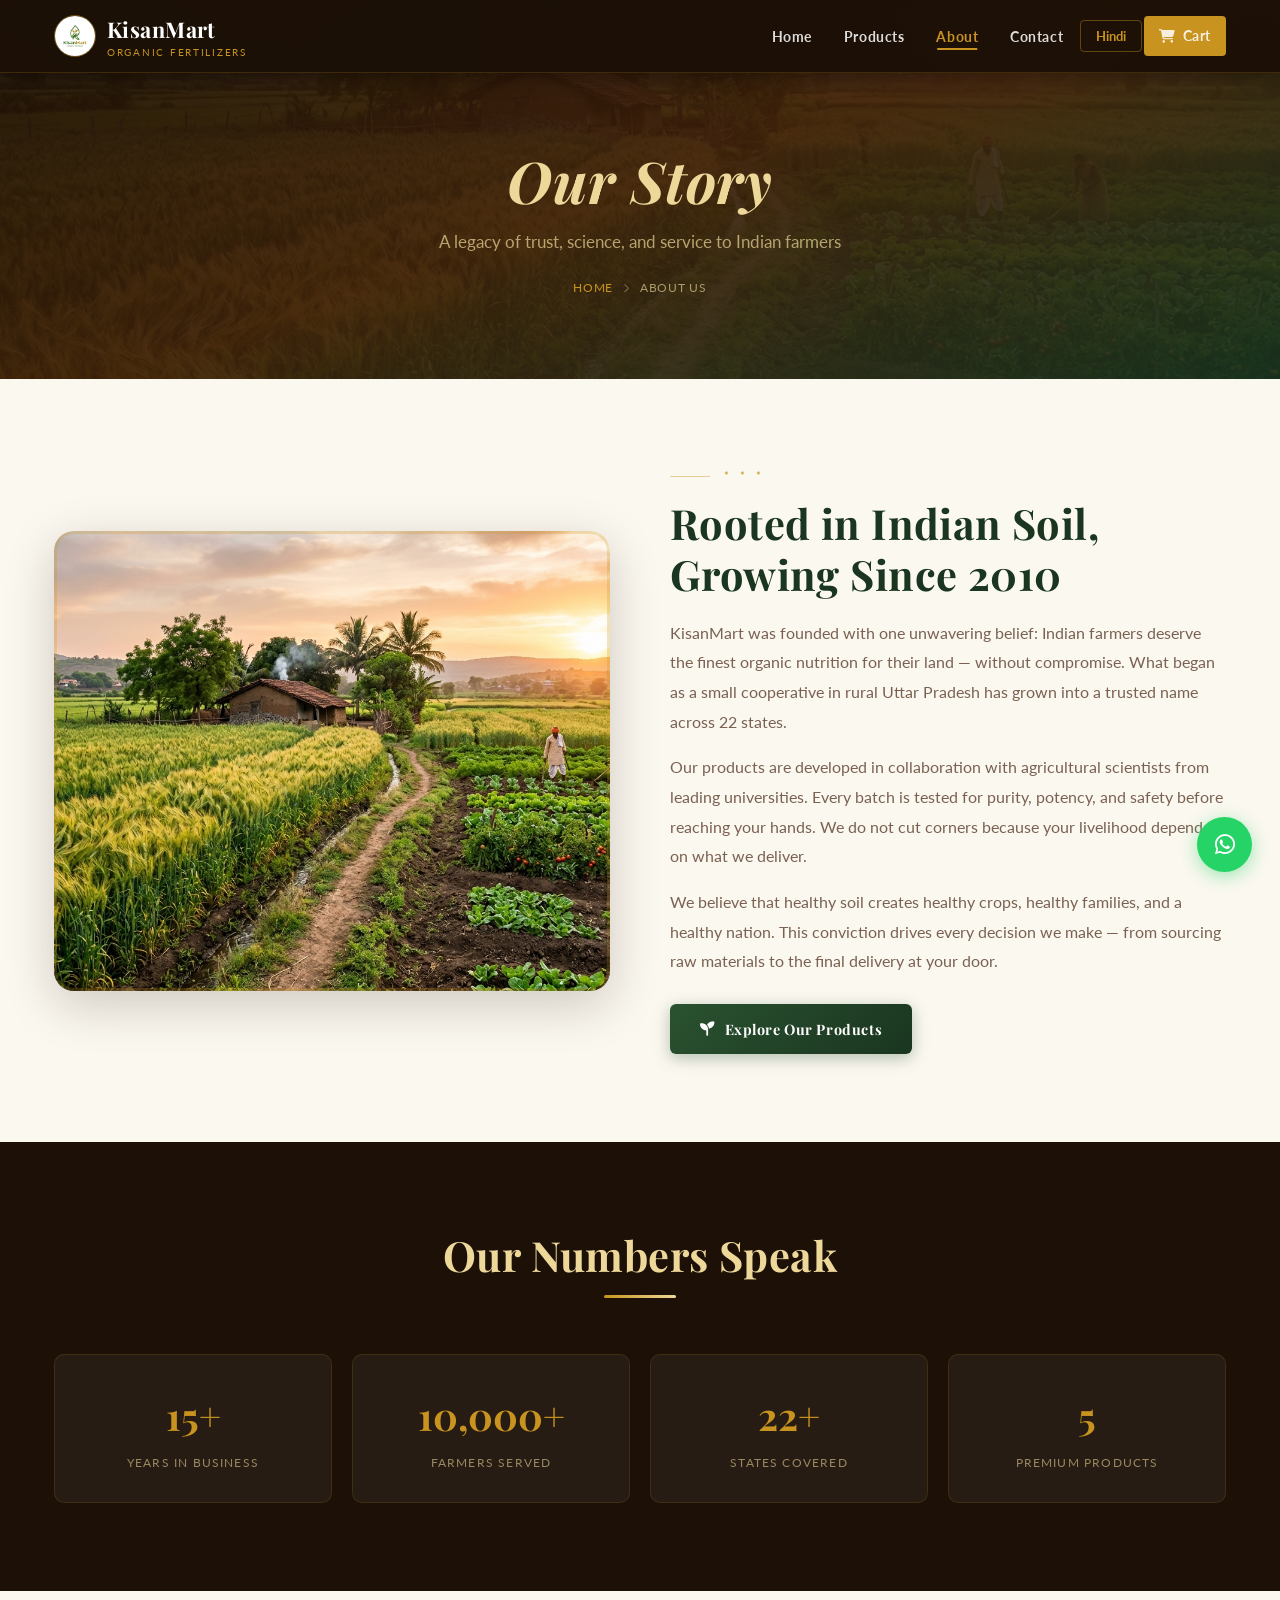
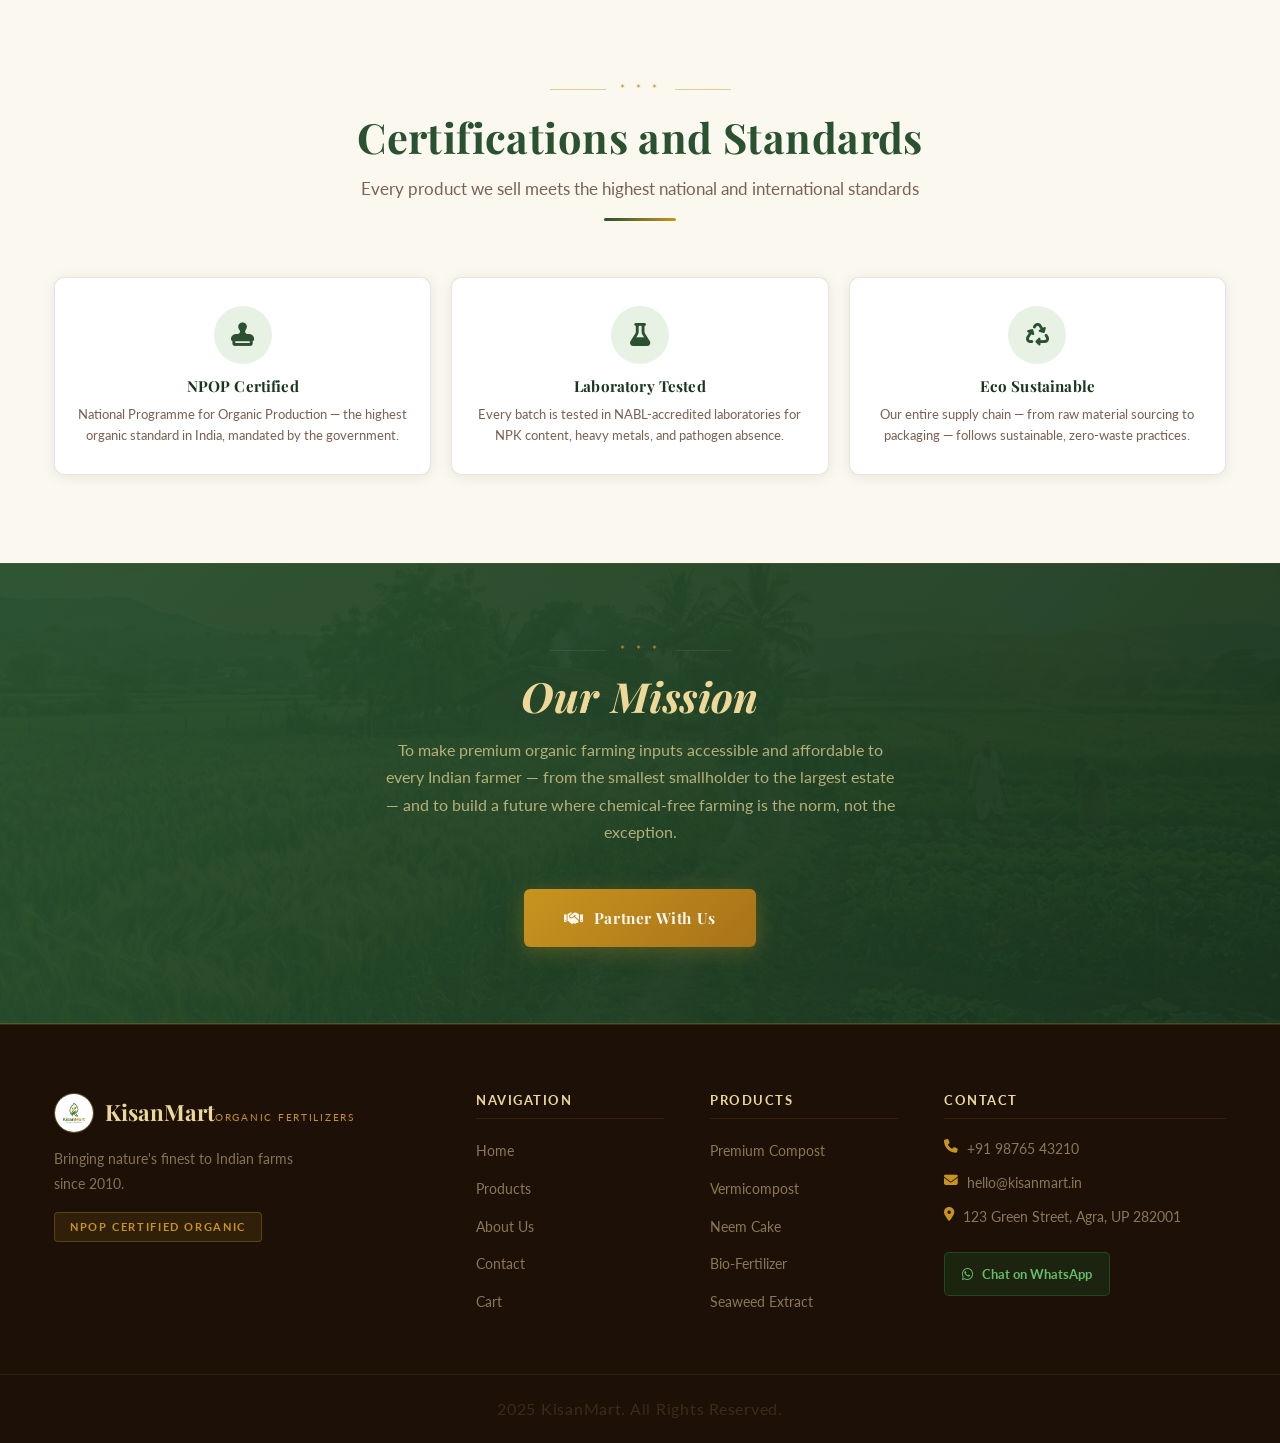
<file: about.html>
<!DOCTYPE html>
<html lang="en">
<head>
  <meta charset="UTF-8">
  <meta name="viewport" content="width=device-width, initial-scale=1.0">
  <title>About Us — KisanMart</title>
  <link rel="icon" href="images/logo.png">
  <link rel="stylesheet" href="css/style.css">
  <link rel="stylesheet" href="https://cdnjs.cloudflare.com/ajax/libs/font-awesome/6.5.0/css/all.min.css">
</head>
<body>

<!-- NAVBAR -->
<nav id="navbar" class="scrolled">
  <div class="container nav-inner">
    <a href="index.html" class="nav-logo">
      <img src="images/logo.png" alt="KisanMart">
      <div><span class="nav-logo-text">KisanMart</span><span class="nav-logo-sub">Organic Fertilizers</span></div>
    </a>
    <ul id="nav-menu">
      <li><a href="index.html">Home</a></li>
      <li><a href="products.html">Products</a></li>
      <li><a href="about.html" class="active">About</a></li>
      <li><a href="contact.html">Contact</a></li>
      <li><button id="lang-toggle" class="lang-btn">Hindi</button></li>
      <li><a href="cart.html" class="nav-cart-btn"><i class="fa-solid fa-cart-shopping"></i> Cart <span class="cart-badge">0</span></a></li>
    </ul>
    <button class="hamburger" id="hamburger"><span></span><span></span><span></span></button>
  </div>
</nav>

<!-- PAGE HERO -->
<div class="page-hero">
  <div class="page-hero-content">
    <h1>Our Story</h1>
    <p>A legacy of trust, science, and service to Indian farmers</p>
    <div class="breadcrumb">
      <a href="index.html">Home</a>
      <span><i class="fa-solid fa-chevron-right" style="font-size:0.6rem;"></i></span>
      <span class="current">About Us</span>
    </div>
  </div>
</div>

<!-- OUR STORY -->
<section class="section">
  <div class="container">
    <div class="about-story-grid">
      <div class="about-img" data-aos-left>
        <img src="images/hero-bg.jpg" alt="KisanMart farm">
      </div>
      <div class="about-text" data-aos-right>
        <div class="ornament" style="justify-content:flex-start;">
          <div class="ornament-line" style="max-width:40px;"></div>
          <span class="ornament-icon" style="font-size:0.7rem;">* * *</span>
        </div>
        <h2>Rooted in Indian Soil, Growing Since 2010</h2>
        <p class="editable-text" data-edit-key="aboutP1">KisanMart was founded with one unwavering belief: Indian farmers deserve the finest organic nutrition for their land — without compromise. What began as a small cooperative in rural Uttar Pradesh has grown into a trusted name across 22 states.</p>
        <p class="editable-text" data-edit-key="aboutP2">Our products are developed in collaboration with agricultural scientists from leading universities. Every batch is tested for purity, potency, and safety before reaching your hands. We do not cut corners because your livelihood depends on what we deliver.</p>
        <p class="editable-text" data-edit-key="aboutP3">We believe that healthy soil creates healthy crops, healthy families, and a healthy nation. This conviction drives every decision we make — from sourcing raw materials to the final delivery at your door.</p>
        <a href="products.html" class="btn btn-forest" style="margin-top:12px;">
          <i class="fa-solid fa-seedling"></i> Explore Our Products
        </a>
      </div>
    </div>
  </div>
</section>

<!-- NUMBERS -->
<section class="section section-dark">
  <div class="container">
    <div class="section-header">
      <h2 class="light">Our Numbers Speak</h2>
      <div class="divider divider-gold"></div>
    </div>
    <div class="values-grid">
      <div class="value-card" data-aos>
        <span class="value-num">15+</span>
        <span class="value-label">Years in Business</span>
      </div>
      <div class="value-card" data-aos>
        <span class="value-num">10,000+</span>
        <span class="value-label">Farmers Served</span>
      </div>
      <div class="value-card" data-aos>
        <span class="value-num">22+</span>
        <span class="value-label">States Covered</span>
      </div>
      <div class="value-card" data-aos>
        <span class="value-num">5</span>
        <span class="value-label">Premium Products</span>
      </div>
    </div>
  </div>
</section>

<!-- CERTIFICATIONS -->
<section class="section section-champagne">
  <div class="container">
    <div class="section-header" data-aos>
      <div class="ornament"><div class="ornament-line"></div><span class="ornament-icon">* * *</span><div class="ornament-line"></div></div>
      <h2>Certifications and Standards</h2>
      <p>Every product we sell meets the highest national and international standards</p>
      <div class="divider"></div>
    </div>
    <div class="cert-grid">
      <div class="cert-card" data-aos>
        <div class="cert-icon"><i class="fa-solid fa-stamp"></i></div>
        <h4>NPOP Certified</h4>
        <p>National Programme for Organic Production — the highest organic standard in India, mandated by the government.</p>
      </div>
      <div class="cert-card" data-aos>
        <div class="cert-icon"><i class="fa-solid fa-flask"></i></div>
        <h4>Laboratory Tested</h4>
        <p>Every batch is tested in NABL-accredited laboratories for NPK content, heavy metals, and pathogen absence.</p>
      </div>
      <div class="cert-card" data-aos>
        <div class="cert-icon"><i class="fa-solid fa-recycle"></i></div>
        <h4>Eco Sustainable</h4>
        <p>Our entire supply chain — from raw material sourcing to packaging — follows sustainable, zero-waste practices.</p>
      </div>
    </div>
  </div>
</section>

<!-- MISSION -->
<div class="cta-section">
  <div class="container">
    <div class="ornament" style="margin-bottom:10px;"><div class="ornament-line" style="background:rgba(201,162,39,0.3)"></div><span class="ornament-icon">* * *</span><div class="ornament-line" style="background:rgba(201,162,39,0.3)"></div></div>
    <h2>Our Mission</h2>
    <p class="editable-text" data-edit-key="missionText">To make premium organic farming inputs accessible and affordable to every Indian farmer — from the smallest smallholder to the largest estate — and to build a future where chemical-free farming is the norm, not the exception.</p>
    <a href="contact.html" class="btn btn-gold btn-lg" style="margin-top:14px;">
      <i class="fa-solid fa-handshake"></i> Partner With Us
    </a>
  </div>
</div>

<footer>
  <div class="container">
    <div class="footer-grid">
      <div class="footer-brand">
        <div class="nav-logo" style="margin-bottom:0;"><img src="images/logo.png" alt="KisanMart" style="width:40px;height:40px;border-radius:50%;border:1px solid rgba(201,162,39,0.4);"><div><span class="footer-logo-text">KisanMart</span><span class="footer-logo-sub">Organic Fertilizers</span></div></div>
        <p>Bringing nature's finest to Indian farms since 2010.</p>
        <span class="footer-badge">NPOP Certified Organic</span>
      </div>
      <div><h4>Navigation</h4><ul><li><a href="index.html">Home</a></li><li><a href="products.html">Products</a></li><li><a href="about.html">About Us</a></li><li><a href="contact.html">Contact</a></li><li><a href="cart.html">Cart</a></li></ul></div>
      <div><h4>Products</h4><ul><li><a href="products.html">Premium Compost</a></li><li><a href="products.html">Vermicompost</a></li><li><a href="products.html">Neem Cake</a></li><li><a href="products.html">Bio-Fertilizer</a></li><li><a href="products.html">Seaweed Extract</a></li></ul></div>
      <div class="footer-contact"><h4>Contact</h4><p><i class="fa-solid fa-phone"></i> +91 98765 43210</p><p><i class="fa-solid fa-envelope"></i> hello@kisanmart.in</p><p><i class="fa-solid fa-location-dot"></i> 123 Green Street, Agra, UP 282001</p><a href="https://wa.me/919876543210" target="_blank" class="footer-whatsapp"><i class="fa-brands fa-whatsapp"></i> Chat on WhatsApp</a></div>
    </div>
  </div>
  <div class="footer-bottom"><div class="container"><p>2025 KisanMart. All Rights Reserved.</p></div></div>
</footer>
<a href="https://wa.me/919876543210" target="_blank" class="whatsapp-float"><i class="fa-brands fa-whatsapp"></i></a>
<script src="js/i18n.js"></script>
<script src="js/products.js"></script>
<script src="js/cart.js"></script>
<script>
document.addEventListener('DOMContentLoaded', () => {
  applyTranslations();
  const scrollObserver = new IntersectionObserver((entries) => { entries.forEach(e => { if (e.isIntersecting) { e.target.classList.add('aos-animate'); scrollObserver.unobserve(e.target); } }); }, { threshold: 0.1 });
  document.querySelectorAll('[data-aos],[data-aos-left],[data-aos-right]').forEach(el => scrollObserver.observe(el));
  const hamburger = document.getElementById('hamburger');
  const navMenu = document.getElementById('nav-menu');
  if (hamburger) hamburger.addEventListener('click', () => { hamburger.classList.toggle('open'); navMenu.classList.toggle('open'); });
  const langBtn = document.getElementById('lang-toggle');
  if (langBtn) langBtn.addEventListener('click', toggleLanguage);
  updateCartBadge();
});
</script>
</body>
</html>
</file>
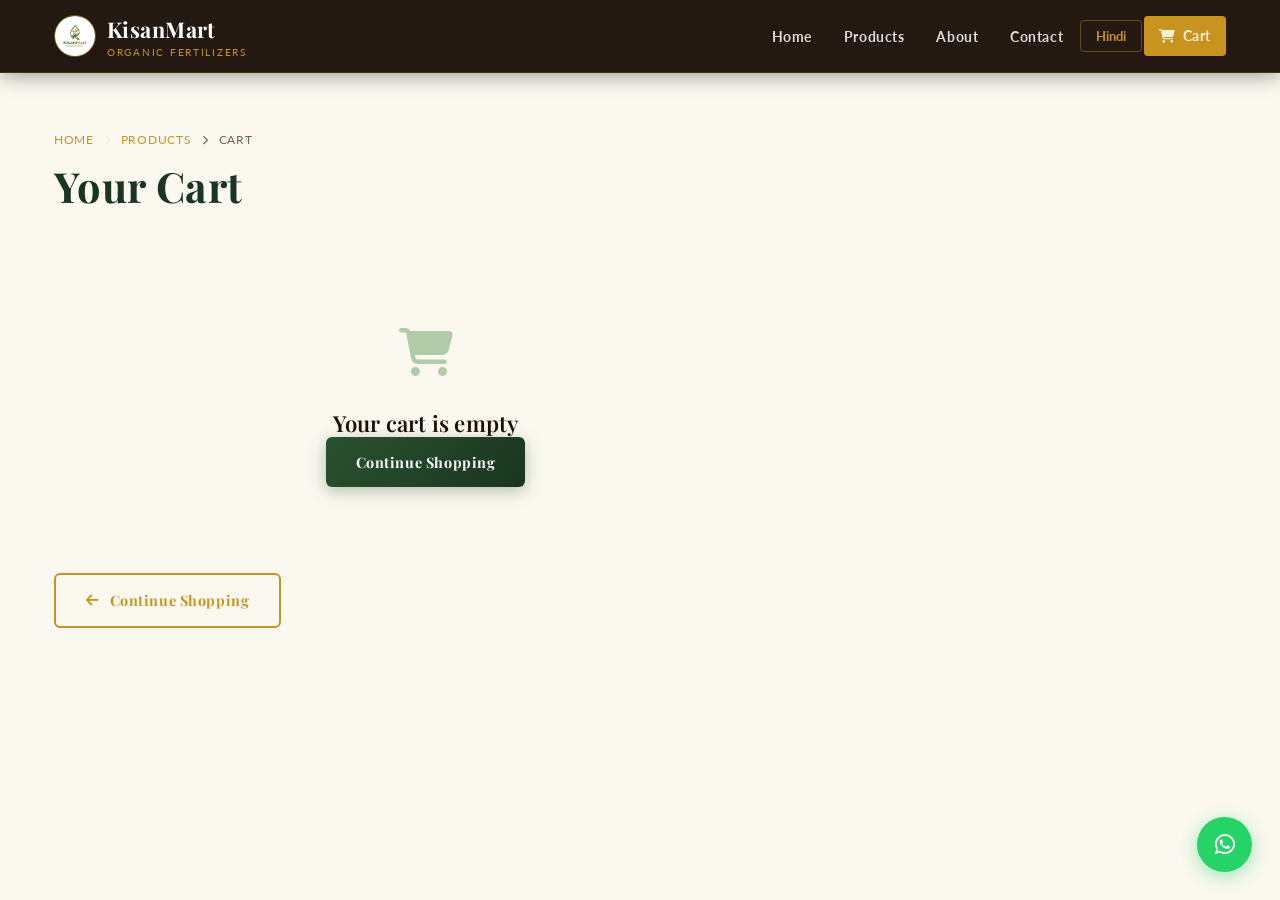
<file: cart.html>
<!DOCTYPE html>
<html lang="en">
<head>
  <meta charset="UTF-8">
  <meta name="viewport" content="width=device-width, initial-scale=1.0">
  <title>Cart — KisanMart</title>
  <link rel="icon" href="images/logo.png">
  <link rel="stylesheet" href="css/style.css">
  <link rel="stylesheet" href="https://cdnjs.cloudflare.com/ajax/libs/font-awesome/6.5.0/css/all.min.css">
</head>
<body>
<nav id="navbar" class="scrolled">
  <div class="container nav-inner">
    <a href="index.html" class="nav-logo">
      <img src="images/logo.png" alt="KisanMart">
      <div><span class="nav-logo-text">KisanMart</span><span class="nav-logo-sub">Organic Fertilizers</span></div>
    </a>
    <ul id="nav-menu">
      <li><a href="index.html">Home</a></li>
      <li><a href="products.html">Products</a></li>
      <li><a href="about.html">About</a></li>
      <li><a href="contact.html">Contact</a></li>
      <li><button id="lang-toggle" class="lang-btn">Hindi</button></li>
      <li><a href="cart.html" class="nav-cart-btn"><i class="fa-solid fa-cart-shopping"></i> Cart <span class="cart-badge">0</span></a></li>
    </ul>
    <button class="hamburger" id="hamburger"><span></span><span></span><span></span></button>
  </div>
</nav>

<div class="cart-page">
  <div class="container">
    <div style="margin-bottom:32px;">
      <div class="breadcrumb" style="justify-content:flex-start; margin-bottom:10px;">
        <a href="index.html">Home</a>
        <span><i class="fa-solid fa-chevron-right" style="font-size:0.6rem;"></i></span>
        <a href="products.html">Products</a>
        <span><i class="fa-solid fa-chevron-right" style="font-size:0.6rem;color:var(--text-muted);"></i></span>
        <span class="current" style="color:var(--text-muted);">Cart</span>
      </div>
      <h2 style="color:var(--forest-deep);" data-i18n="cartTitle">Your Cart</h2>
    </div>

    <div class="cart-layout">
      <div>
        <div id="cart-items"></div>
        <a href="products.html" class="btn btn-outline-gold" style="margin-top:18px; display:inline-flex;">
          <i class="fa-solid fa-arrow-left"></i> <span data-i18n="cartShop">Continue Shopping</span>
        </a>
      </div>

      <div id="cart-summary" style="display:none;">
        <div class="cart-summary-box">
          <h3>Order Summary</h3>
          <div class="summary-row">
            <span class="summary-label" data-i18n="cartSubtotal">Subtotal</span>
            <span class="summary-value" id="cart-subtotal">Rs. 0</span>
          </div>
          <div class="summary-row">
            <span class="summary-label" data-i18n="cartDelivery">Delivery</span>
            <span class="free-delivery" id="cart-delivery" data-i18n="cartFree">FREE</span>
          </div>
          <div class="summary-row total">
            <span data-i18n="cartTotal">Total</span>
            <span id="cart-total">Rs. 0</span>
          </div>

          <div class="checkout-form">
            <h4 data-i18n="cartAddress">Delivery Address</h4>
            <div class="form-group">
              <label class="form-label" data-i18n="cartName">Full Name</label>
              <input type="text" class="form-control" id="checkout-name" placeholder="Your full name" maxlength="80">
            </div>
            <div class="form-group">
              <label class="form-label" data-i18n="cartPhone">Phone Number</label>
              <input type="tel" class="form-control" id="checkout-phone" placeholder="10-digit mobile" maxlength="10">
            </div>
            <div class="form-group">
              <label class="form-label" data-i18n="cartAddressLine">Address</label>
              <input type="text" class="form-control" id="checkout-address" placeholder="House / Farm Address" maxlength="200">
            </div>
            <div class="form-group">
              <label class="form-label" data-i18n="cartCity">City / Village</label>
              <input type="text" class="form-control" id="checkout-city" placeholder="City or Village" maxlength="80">
            </div>
            <div class="form-group">
              <label class="form-label" data-i18n="cartState">State</label>
              <select class="form-control" id="checkout-state">
                <option value="">Select State</option>
                <option>Andhra Pradesh</option><option>Arunachal Pradesh</option><option>Assam</option><option>Bihar</option><option>Chhattisgarh</option><option>Goa</option><option>Gujarat</option><option>Haryana</option><option>Himachal Pradesh</option><option>Jharkhand</option><option>Karnataka</option><option>Kerala</option><option>Madhya Pradesh</option><option>Maharashtra</option><option>Manipur</option><option>Meghalaya</option><option>Mizoram</option><option>Nagaland</option><option>Odisha</option><option>Punjab</option><option>Rajasthan</option><option>Sikkim</option><option>Tamil Nadu</option><option>Telangana</option><option>Tripura</option><option>Uttar Pradesh</option><option>Uttarakhand</option><option>West Bengal</option><option>Delhi</option><option>Jammu and Kashmir</option><option>Ladakh</option>
              </select>
            </div>
            <div class="form-group">
              <label class="form-label" data-i18n="cartPin">PIN Code</label>
              <input type="text" class="form-control" id="checkout-pin" placeholder="6-digit PIN" maxlength="6">
            </div>
            <div class="checkout-buttons">
              <button onclick="initRazorpay()" class="btn btn-gold btn-lg" data-i18n="cartPayNow">
                <i class="fa-solid fa-credit-card"></i> Pay with Razorpay / UPI
              </button>
              <button onclick="placeCOD()" class="btn btn-cod btn-lg" data-i18n="cartCOD">
                <i class="fa-solid fa-money-bill-wave"></i> Cash on Delivery
              </button>
            </div>
          </div>
        </div>
        <div class="trust-badges">
          <span class="trust-badge-pill"><i class="fa-solid fa-lock" style="margin-right:4px;"></i> Secure</span>
          <span class="trust-badge-pill"><i class="fa-solid fa-truck" style="margin-right:4px;"></i> Free Delivery</span>
          <span class="trust-badge-pill"><i class="fa-solid fa-leaf" style="margin-right:4px;"></i> Organic</span>
        </div>
      </div>
    </div>
  </div>
</div>

<a href="https://wa.me/919876543210" target="_blank" class="whatsapp-float"><i class="fa-brands fa-whatsapp"></i></a>
<script src="js/i18n.js"></script>
<script src="js/products.js"></script>
<script src="js/cart.js"></script>
<script src="js/checkout.js"></script>
<script src="https://checkout.razorpay.com/v1/checkout.js"></script>
<script>
document.addEventListener('DOMContentLoaded', () => {
  applyTranslations();
  renderCart();
  const langBtn = document.getElementById('lang-toggle');
  if (langBtn) langBtn.addEventListener('click', () => { toggleLanguage(); renderCart(); });
  const hamburger = document.getElementById('hamburger');
  const navMenu = document.getElementById('nav-menu');
  if (hamburger) hamburger.addEventListener('click', () => { hamburger.classList.toggle('open'); navMenu.classList.toggle('open'); });
});
</script>
</body>
</html>
</file>
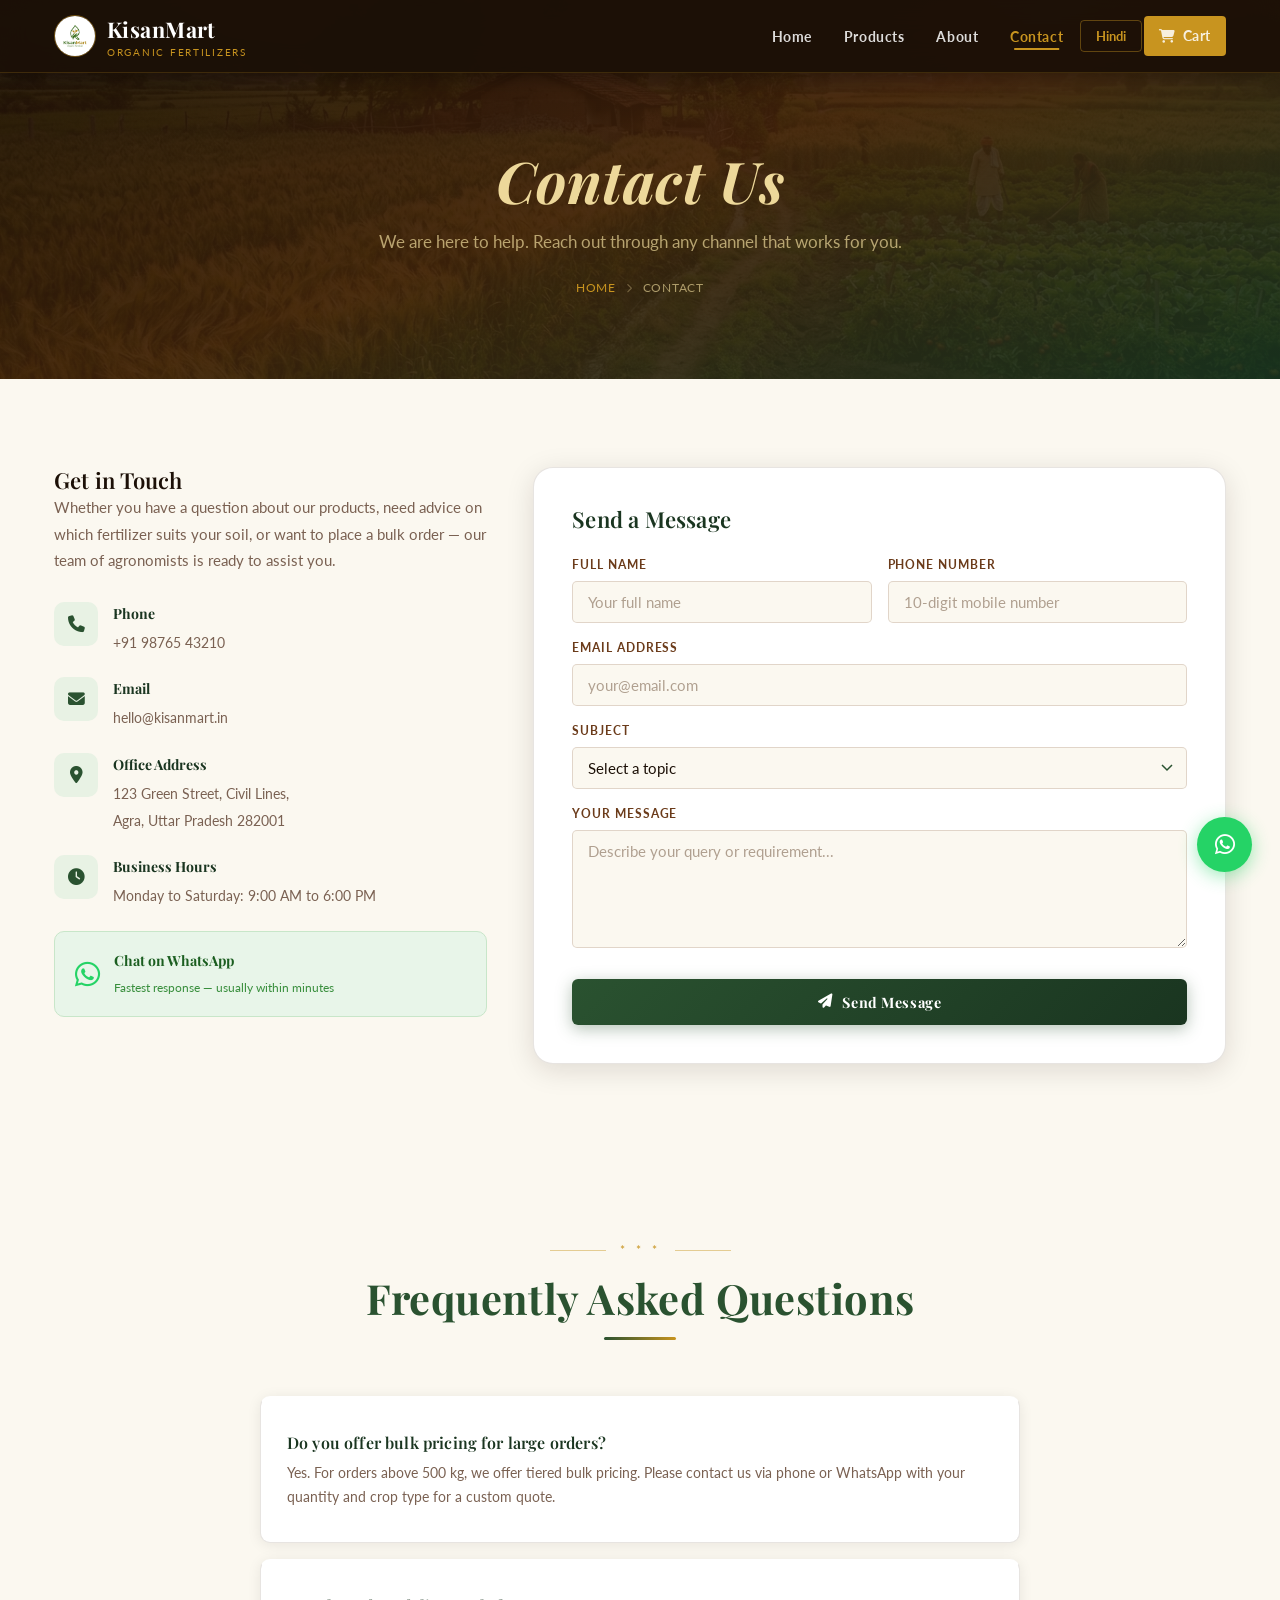
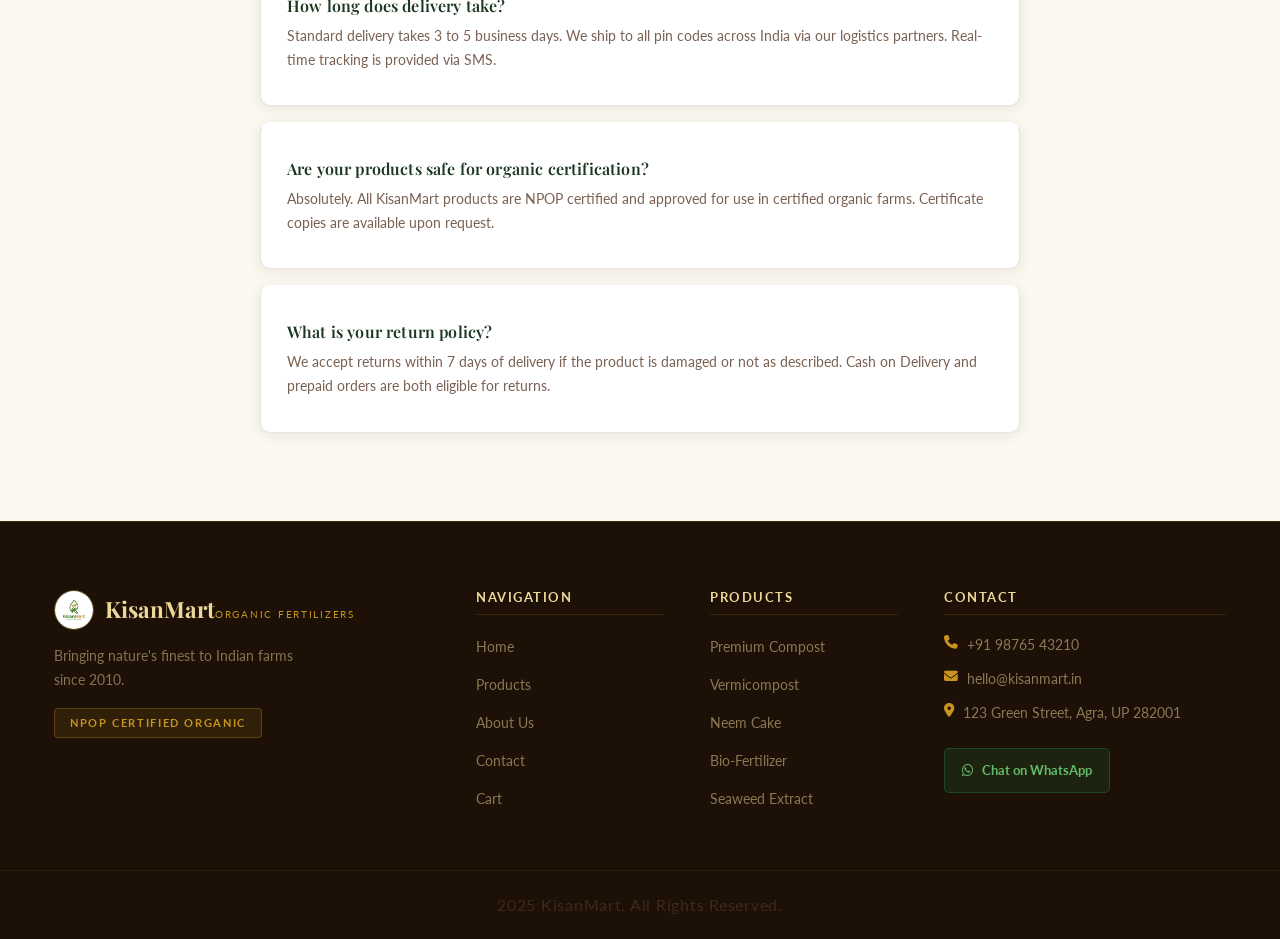
<file: contact.html>
<!DOCTYPE html>
<html lang="en">
<head>
  <meta charset="UTF-8">
  <meta name="viewport" content="width=device-width, initial-scale=1.0">
  <title>Contact — KisanMart</title>
  <link rel="icon" href="images/logo.png">
  <link rel="stylesheet" href="css/style.css">
  <link rel="stylesheet" href="https://cdnjs.cloudflare.com/ajax/libs/font-awesome/6.5.0/css/all.min.css">
</head>
<body>

<nav id="navbar" class="scrolled">
  <div class="container nav-inner">
    <a href="index.html" class="nav-logo">
      <img src="images/logo.png" alt="KisanMart">
      <div><span class="nav-logo-text">KisanMart</span><span class="nav-logo-sub">Organic Fertilizers</span></div>
    </a>
    <ul id="nav-menu">
      <li><a href="index.html">Home</a></li>
      <li><a href="products.html">Products</a></li>
      <li><a href="about.html">About</a></li>
      <li><a href="contact.html" class="active">Contact</a></li>
      <li><button id="lang-toggle" class="lang-btn">Hindi</button></li>
      <li><a href="cart.html" class="nav-cart-btn"><i class="fa-solid fa-cart-shopping"></i> Cart <span class="cart-badge">0</span></a></li>
    </ul>
    <button class="hamburger" id="hamburger"><span></span><span></span><span></span></button>
  </div>
</nav>

<div class="page-hero">
  <div class="page-hero-content">
    <h1>Contact Us</h1>
    <p>We are here to help. Reach out through any channel that works for you.</p>
    <div class="breadcrumb">
      <a href="index.html">Home</a>
      <span><i class="fa-solid fa-chevron-right" style="font-size:0.6rem;"></i></span>
      <span class="current">Contact</span>
    </div>
  </div>
</div>

<section class="section">
  <div class="container">
    <div class="contact-grid">
      <!-- Contact Info -->
      <div data-aos-left>
        <h3>Get in Touch</h3>
        <p style="color:var(--text-muted); margin-bottom:28px; font-size:0.95rem; line-height:1.75;">Whether you have a question about our products, need advice on which fertilizer suits your soil, or want to place a bulk order — our team of agronomists is ready to assist you.</p>

        <div class="contact-item">
          <div class="contact-icon"><i class="fa-solid fa-phone"></i></div>
          <div class="contact-item-text">
            <strong>Phone</strong>
            <span class="editable-text" data-edit-key="contactPhone">+91 98765 43210</span>
          </div>
        </div>
        <div class="contact-item">
          <div class="contact-icon"><i class="fa-solid fa-envelope"></i></div>
          <div class="contact-item-text">
            <strong>Email</strong>
            <span class="editable-text" data-edit-key="contactEmail">hello@kisanmart.in</span>
          </div>
        </div>
        <div class="contact-item">
          <div class="contact-icon"><i class="fa-solid fa-location-dot"></i></div>
          <div class="contact-item-text">
            <strong>Office Address</strong>
            <span class="editable-text" data-edit-key="contactAddress">123 Green Street, Civil Lines,<br>Agra, Uttar Pradesh 282001</span>
          </div>
        </div>
        <div class="contact-item">
          <div class="contact-icon"><i class="fa-solid fa-clock"></i></div>
          <div class="contact-item-text">
            <strong>Business Hours</strong>
            <span>Monday to Saturday: 9:00 AM to 6:00 PM</span>
          </div>
        </div>

        <a href="https://wa.me/919876543210?text=Hello%20KisanMart%2C%20I%20have%20a%20query." target="_blank" class="whatsapp-cta">
          <i class="fa-brands fa-whatsapp"></i>
          <div class="whatsapp-cta-text">
            <strong>Chat on WhatsApp</strong>
            <span>Fastest response — usually within minutes</span>
          </div>
        </a>
      </div>

      <!-- Contact Form -->
      <div class="contact-form-wrap" data-aos-right>
        <h3>Send a Message</h3>
        <form id="contact-form" onsubmit="submitContactForm(event)">
          <div style="display:grid; grid-template-columns:1fr 1fr; gap:16px;">
            <div class="form-group">
              <label class="form-label">Full Name</label>
              <input type="text" class="form-control" id="cf-name" placeholder="Your full name" required>
            </div>
            <div class="form-group">
              <label class="form-label">Phone Number</label>
              <input type="tel" class="form-control" id="cf-phone" placeholder="10-digit mobile number" maxlength="10">
            </div>
          </div>
          <div class="form-group">
            <label class="form-label">Email Address</label>
            <input type="email" class="form-control" id="cf-email" placeholder="your@email.com">
          </div>
          <div class="form-group">
            <label class="form-label">Subject</label>
            <select class="form-control" id="cf-subject">
              <option value="">Select a topic</option>
              <option>Product Enquiry</option>
              <option>Bulk Order / Dealer Enquiry</option>
              <option>Delivery Tracking</option>
              <option>Return or Refund</option>
              <option>Technical / Agronomist Support</option>
              <option>Other</option>
            </select>
          </div>
          <div class="form-group">
            <label class="form-label">Your Message</label>
            <textarea class="form-control" id="cf-message" rows="5" placeholder="Describe your query or requirement..." required></textarea>
          </div>
          <button type="submit" class="btn btn-forest" style="width:100%; justify-content:center; margin-top:8px;">
            <i class="fa-solid fa-paper-plane"></i> Send Message
          </button>
        </form>
        <div id="form-success" style="display:none; text-align:center; padding:32px 0;">
          <i class="fa-solid fa-circle-check" style="font-size:2.5rem; color:var(--forest); display:block; margin-bottom:14px;"></i>
          <h3 style="color:var(--forest-deep); margin-bottom:10px;">Message Sent</h3>
          <p style="color:var(--text-muted);">Thank you for reaching out. Our team will respond within 24 hours.</p>
        </div>
      </div>
    </div>
  </div>
</section>

<!-- FAQ -->
<section class="section section-champagne">
  <div class="container">
    <div class="section-header" data-aos>
      <div class="ornament"><div class="ornament-line"></div><span class="ornament-icon">* * *</span><div class="ornament-line"></div></div>
      <h2>Frequently Asked Questions</h2>
      <div class="divider"></div>
    </div>
    <div style="max-width:760px; margin:0 auto;">
      <div class="why-card" data-aos style="margin-bottom:16px; border-radius:var(--radius);">
        <h3 style="font-size:1rem; margin-bottom:8px;">Do you offer bulk pricing for large orders?</h3>
        <p>Yes. For orders above 500 kg, we offer tiered bulk pricing. Please contact us via phone or WhatsApp with your quantity and crop type for a custom quote.</p>
      </div>
      <div class="why-card" data-aos style="margin-bottom:16px;">
        <h3 style="font-size:1rem; margin-bottom:8px;">How long does delivery take?</h3>
        <p>Standard delivery takes 3 to 5 business days. We ship to all pin codes across India via our logistics partners. Real-time tracking is provided via SMS.</p>
      </div>
      <div class="why-card" data-aos style="margin-bottom:16px;">
        <h3 style="font-size:1rem; margin-bottom:8px;">Are your products safe for organic certification?</h3>
        <p>Absolutely. All KisanMart products are NPOP certified and approved for use in certified organic farms. Certificate copies are available upon request.</p>
      </div>
      <div class="why-card" data-aos>
        <h3 style="font-size:1rem; margin-bottom:8px;">What is your return policy?</h3>
        <p>We accept returns within 7 days of delivery if the product is damaged or not as described. Cash on Delivery and prepaid orders are both eligible for returns.</p>
      </div>
    </div>
  </div>
</section>

<footer>
  <div class="container">
    <div class="footer-grid">
      <div class="footer-brand"><div class="nav-logo" style="margin-bottom:0;"><img src="images/logo.png" alt="KisanMart" style="width:40px;height:40px;border-radius:50%;border:1px solid rgba(201,162,39,0.4);"><div><span class="footer-logo-text">KisanMart</span><span class="footer-logo-sub">Organic Fertilizers</span></div></div><p>Bringing nature's finest to Indian farms since 2010.</p><span class="footer-badge">NPOP Certified Organic</span></div>
      <div><h4>Navigation</h4><ul><li><a href="index.html">Home</a></li><li><a href="products.html">Products</a></li><li><a href="about.html">About Us</a></li><li><a href="contact.html">Contact</a></li><li><a href="cart.html">Cart</a></li></ul></div>
      <div><h4>Products</h4><ul><li><a href="products.html">Premium Compost</a></li><li><a href="products.html">Vermicompost</a></li><li><a href="products.html">Neem Cake</a></li><li><a href="products.html">Bio-Fertilizer</a></li><li><a href="products.html">Seaweed Extract</a></li></ul></div>
      <div class="footer-contact"><h4>Contact</h4><p><i class="fa-solid fa-phone"></i> +91 98765 43210</p><p><i class="fa-solid fa-envelope"></i> hello@kisanmart.in</p><p><i class="fa-solid fa-location-dot"></i> 123 Green Street, Agra, UP 282001</p><a href="https://wa.me/919876543210" target="_blank" class="footer-whatsapp"><i class="fa-brands fa-whatsapp"></i> Chat on WhatsApp</a></div>
    </div>
  </div>
  <div class="footer-bottom"><div class="container"><p>2025 KisanMart. All Rights Reserved.</p></div></div>
</footer>
<a href="https://wa.me/919876543210" target="_blank" class="whatsapp-float"><i class="fa-brands fa-whatsapp"></i></a>
<script src="js/i18n.js"></script>
<script src="js/products.js"></script>
<script src="js/cart.js"></script>
<script>
function submitContactForm(e) {
  e.preventDefault();
  document.getElementById('contact-form').style.display = 'none';
  document.getElementById('form-success').style.display = 'block';
}
document.addEventListener('DOMContentLoaded', () => {
  applyTranslations();
  const observer = new IntersectionObserver((entries) => { entries.forEach(entry => { if (entry.isIntersecting) { entry.target.classList.add('aos-animate'); observer.unobserve(entry.target); } }); }, { threshold: 0.1 });
  document.querySelectorAll('[data-aos],[data-aos-left],[data-aos-right]').forEach(el => observer.observe(el));
  const hamburger = document.getElementById('hamburger');
  const navMenu = document.getElementById('nav-menu');
  if (hamburger) hamburger.addEventListener('click', () => { hamburger.classList.toggle('open'); navMenu.classList.toggle('open'); });
  const langBtn = document.getElementById('lang-toggle');
  if (langBtn) langBtn.addEventListener('click', toggleLanguage);
  updateCartBadge();
});
</script>
</body>
</html>
</file>
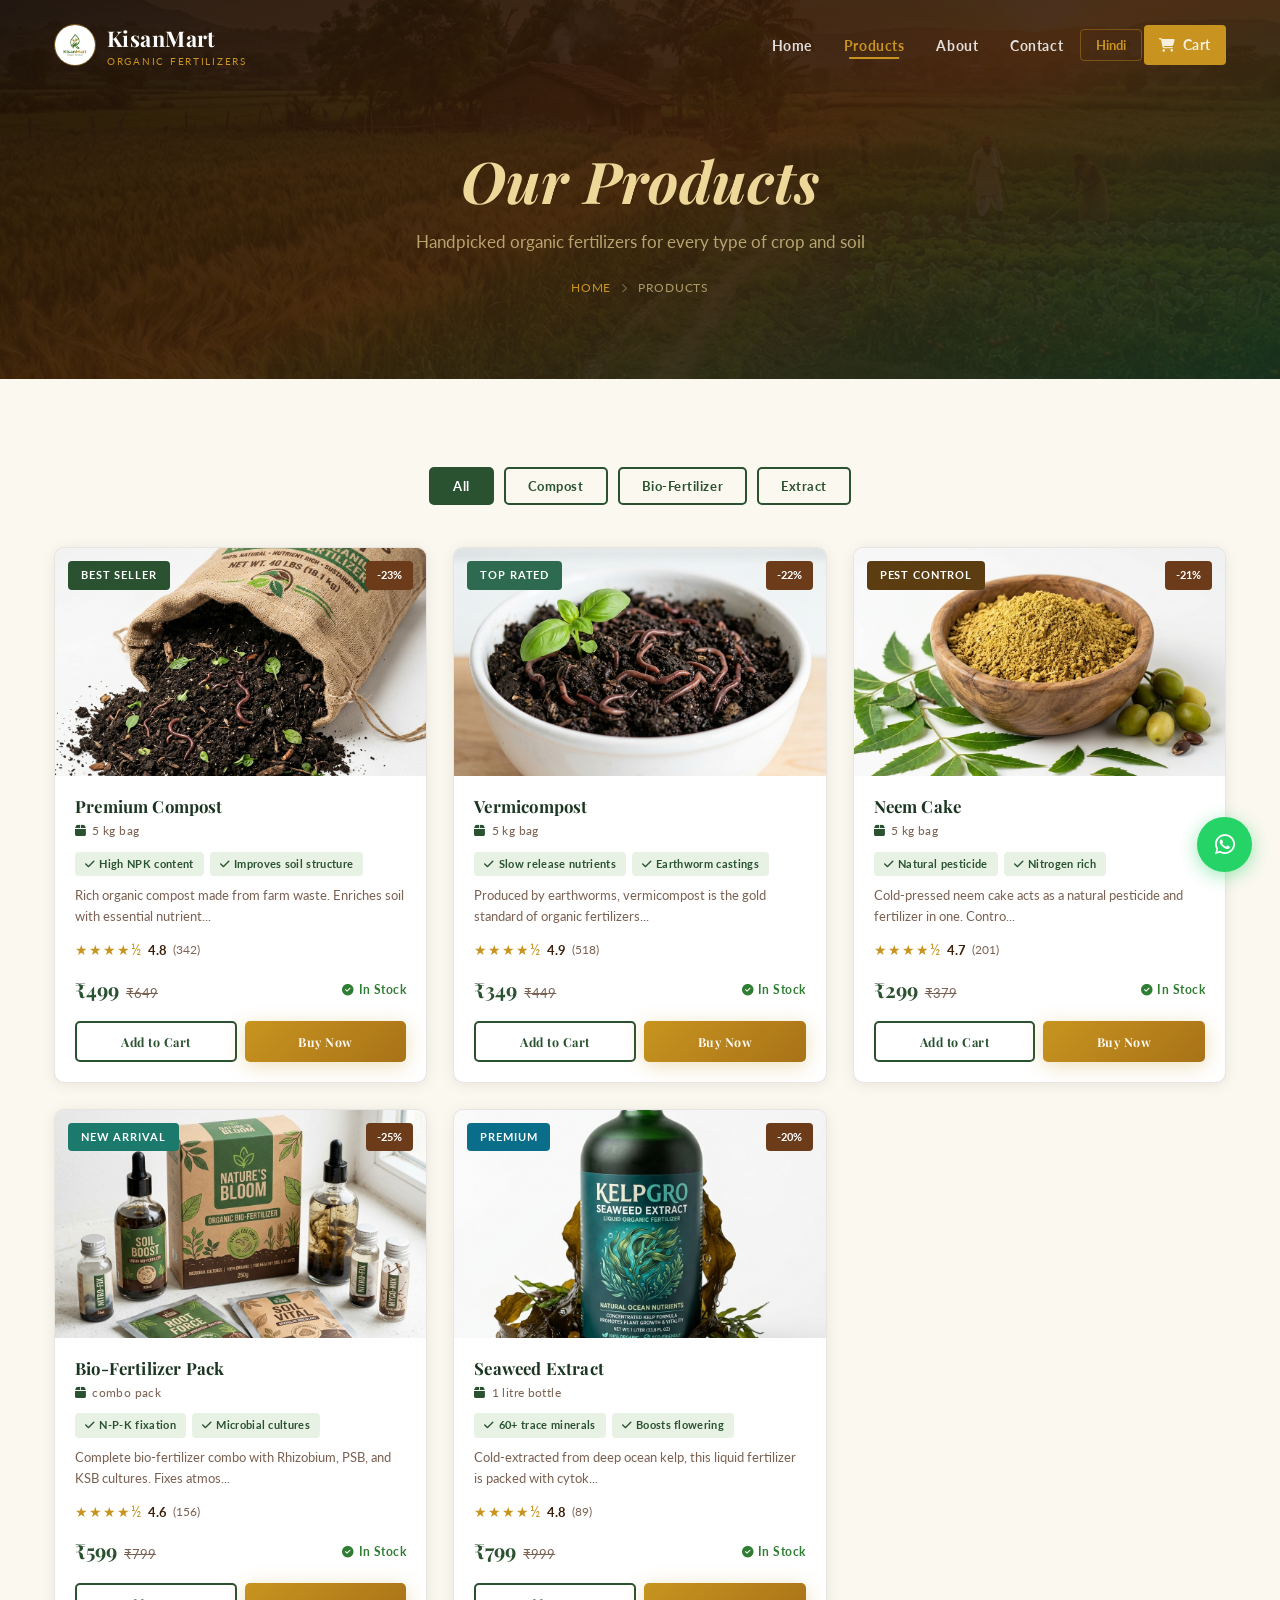
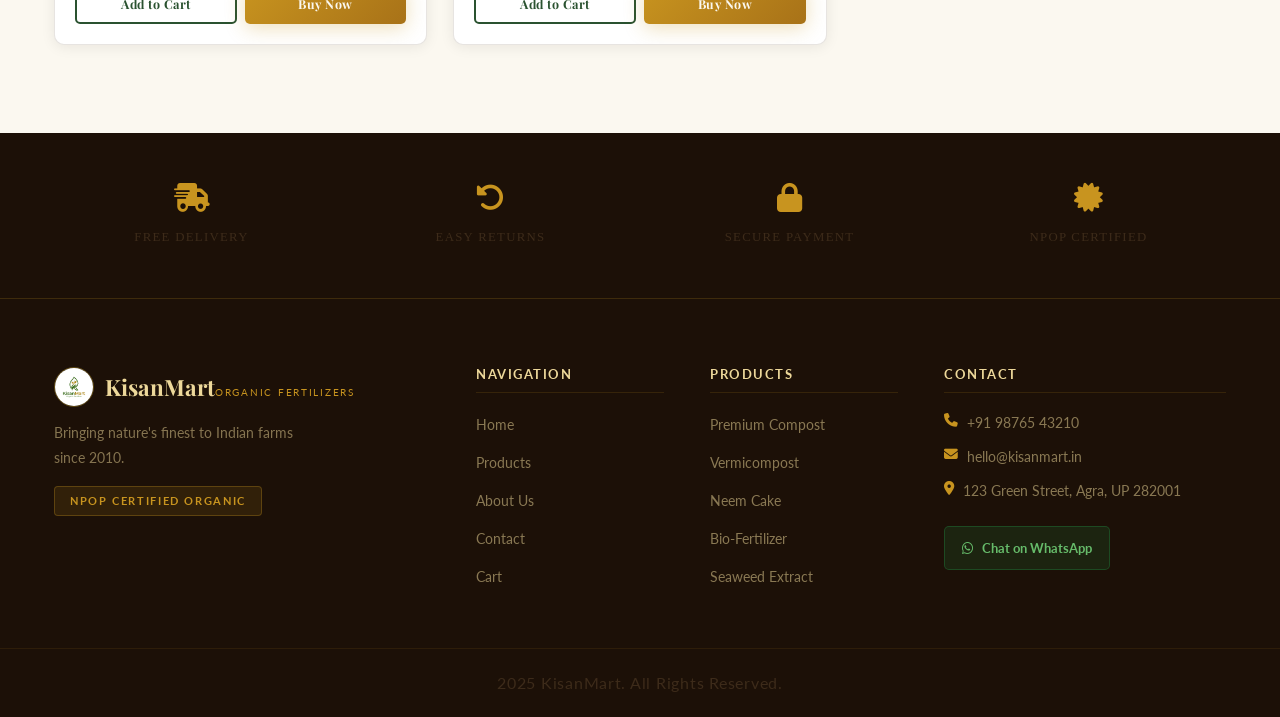
<file: products.html>
<!DOCTYPE html>
<html lang="en">
<head>
  <meta charset="UTF-8">
  <meta name="viewport" content="width=device-width, initial-scale=1.0">
  <title>Products — KisanMart</title>
  <link rel="icon" href="images/logo.png">
  <link rel="stylesheet" href="css/style.css">
  <link rel="stylesheet" href="https://cdnjs.cloudflare.com/ajax/libs/font-awesome/6.5.0/css/all.min.css">
</head>
<body>

<!-- NAVBAR -->
<nav id="navbar" class="scrolled">
  <div class="container nav-inner">
    <a href="index.html" class="nav-logo">
      <img src="images/logo.png" alt="KisanMart">
      <div>
        <span class="nav-logo-text">KisanMart</span>
        <span class="nav-logo-sub">Organic Fertilizers</span>
      </div>
    </a>
    <ul id="nav-menu">
      <li><a href="index.html"    data-i18n="navHome">Home</a></li>
      <li><a href="products.html" class="active" data-i18n="navProducts">Products</a></li>
      <li><a href="about.html"    data-i18n="navAbout">About</a></li>
      <li><a href="contact.html"  data-i18n="navContact">Contact</a></li>
      <li><button id="lang-toggle" class="lang-btn" data-i18n="langToggle">Hindi</button></li>
      <li>
        <a href="cart.html" class="nav-cart-btn">
          <i class="fa-solid fa-cart-shopping"></i>
          <span data-i18n="navCart">Cart</span>
          <span class="cart-badge">0</span>
        </a>
      </li>
    </ul>
    <button class="hamburger" id="hamburger"><span></span><span></span><span></span></button>
  </div>
</nav>

<!-- PAGE HERO -->
<div class="page-hero">
  <div class="page-hero-content">
    <h1 data-i18n="productsTitle">Our Products</h1>
    <p data-i18n="productsSubtitle">Handpicked organic fertilizers for every type of crop and soil</p>
    <div class="breadcrumb">
      <a href="index.html">Home</a>
      <span><i class="fa-solid fa-chevron-right" style="font-size:0.6rem;"></i></span>
      <span class="current">Products</span>
    </div>
  </div>
</div>

<!-- PRODUCTS SECTION -->
<section class="section">
  <div class="container">
    <div class="filter-bar">
      <button class="filter-btn active" data-filter="all"     data-i18n="filterAll">All Products</button>
      <button class="filter-btn"        data-filter="compost"  data-i18n="filterCompost">Compost</button>
      <button class="filter-btn"        data-filter="bio"      data-i18n="filterBio">Bio-Fertilizer</button>
      <button class="filter-btn"        data-filter="extract"  data-i18n="filterExtract">Extracts</button>
    </div>
    <div id="products-grid" class="products-grid"></div>
  </div>
</section>

<!-- BENEFITS STRIP -->
<div class="section section-dark" style="padding: 50px 0;">
  <div class="container">
    <div style="display:grid; grid-template-columns: repeat(4,1fr); gap: 24px; text-align:center;">
      <div>
        <i class="fa-solid fa-truck-fast" style="font-size:1.8rem; color:var(--gold); display:block; margin-bottom:10px;"></i>
        <span style="font-family:'Cinzel',serif; font-size:0.8rem; letter-spacing:0.1em; color:var(--champagne); text-transform:uppercase;">Free Delivery</span>
      </div>
      <div>
        <i class="fa-solid fa-rotate-left" style="font-size:1.8rem; color:var(--gold); display:block; margin-bottom:10px;"></i>
        <span style="font-family:'Cinzel',serif; font-size:0.8rem; letter-spacing:0.1em; color:var(--champagne); text-transform:uppercase;">Easy Returns</span>
      </div>
      <div>
        <i class="fa-solid fa-lock" style="font-size:1.8rem; color:var(--gold); display:block; margin-bottom:10px;"></i>
        <span style="font-family:'Cinzel',serif; font-size:0.8rem; letter-spacing:0.1em; color:var(--champagne); text-transform:uppercase;">Secure Payment</span>
      </div>
      <div>
        <i class="fa-solid fa-certificate" style="font-size:1.8rem; color:var(--gold); display:block; margin-bottom:10px;"></i>
        <span style="font-family:'Cinzel',serif; font-size:0.8rem; letter-spacing:0.1em; color:var(--champagne); text-transform:uppercase;">NPOP Certified</span>
      </div>
    </div>
  </div>
</div>

<footer id="contact">
  <div class="container">
    <div class="footer-grid">
      <div class="footer-brand">
        <div class="nav-logo" style="margin-bottom:0;">
          <img src="images/logo.png" alt="KisanMart" style="width:40px;height:40px;border-radius:50%;border:1px solid rgba(201,162,39,0.4);">
          <div><span class="footer-logo-text">KisanMart</span><span class="footer-logo-sub">Organic Fertilizers</span></div>
        </div>
        <p>Bringing nature's finest to Indian farms since 2010.</p>
        <span class="footer-badge">NPOP Certified Organic</span>
      </div>
      <div><h4>Navigation</h4><ul><li><a href="index.html">Home</a></li><li><a href="products.html">Products</a></li><li><a href="about.html">About Us</a></li><li><a href="contact.html">Contact</a></li><li><a href="cart.html">Cart</a></li></ul></div>
      <div><h4>Products</h4><ul><li><a href="products.html">Premium Compost</a></li><li><a href="products.html">Vermicompost</a></li><li><a href="products.html">Neem Cake</a></li><li><a href="products.html">Bio-Fertilizer</a></li><li><a href="products.html">Seaweed Extract</a></li></ul></div>
      <div class="footer-contact">
        <h4>Contact</h4>
        <p><i class="fa-solid fa-phone"></i> +91 98765 43210</p>
        <p><i class="fa-solid fa-envelope"></i> hello@kisanmart.in</p>
        <p><i class="fa-solid fa-location-dot"></i> 123 Green Street, Agra, UP 282001</p>
        <a href="https://wa.me/919876543210" target="_blank" class="footer-whatsapp"><i class="fa-brands fa-whatsapp"></i> Chat on WhatsApp</a>
      </div>
    </div>
  </div>
  <div class="footer-bottom"><div class="container"><p>2025 KisanMart. All Rights Reserved.</p></div></div>
</footer>

<a href="https://wa.me/919876543210" target="_blank" class="whatsapp-float"><i class="fa-brands fa-whatsapp"></i></a>

<script src="js/i18n.js"></script>
<script src="js/products.js"></script>
<script src="js/cart.js"></script>
<script src="js/app.js"></script>
</body>
</html>
</file>
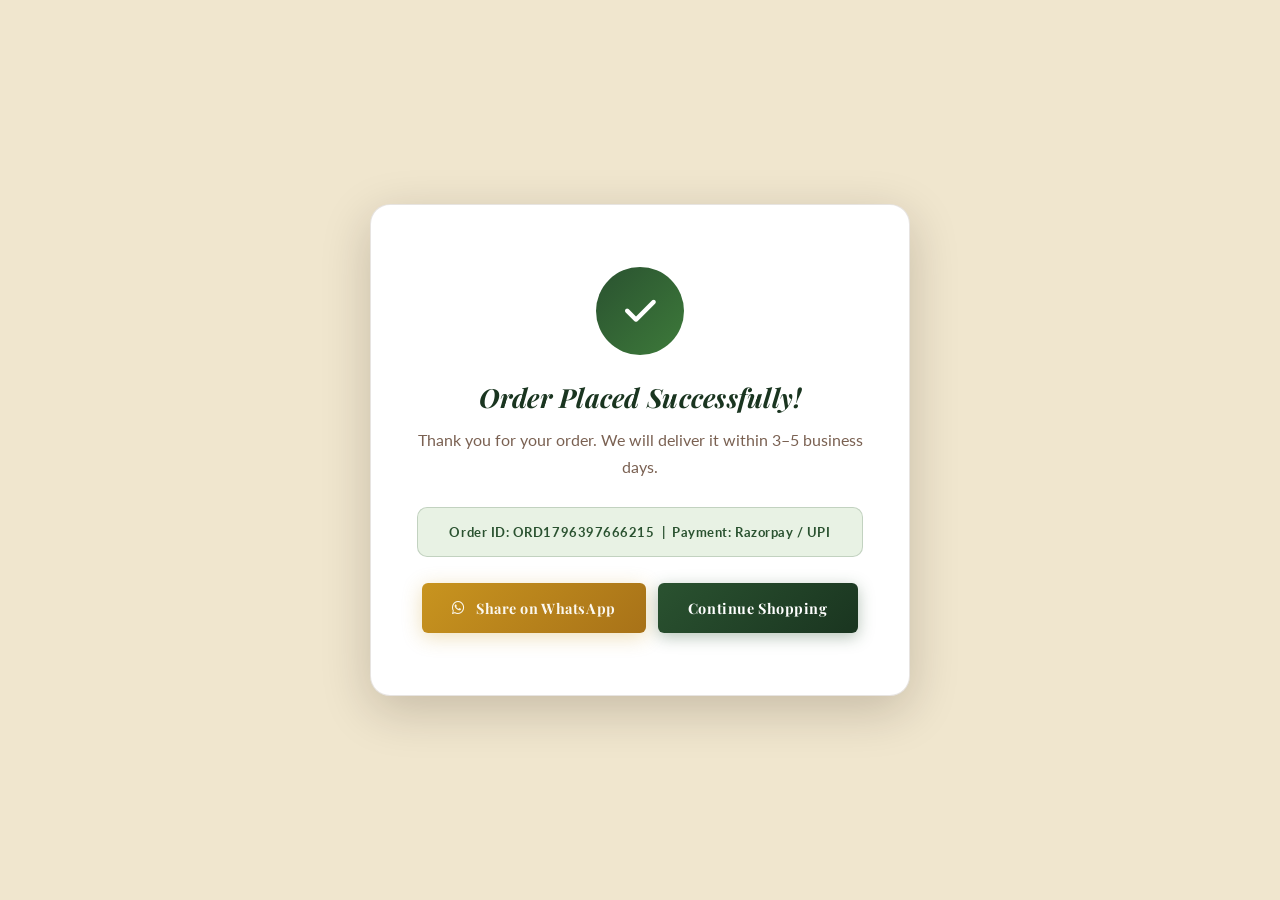
<file: success.html>
<!DOCTYPE html>
<html lang="en">
<head>
  <meta charset="UTF-8">
  <meta name="viewport" content="width=device-width, initial-scale=1.0">
  <title>Order Confirmed — KisanMart</title>
  <link rel="icon" href="images/logo.png">
  <link rel="stylesheet" href="css/style.css">
  <link rel="stylesheet" href="https://cdnjs.cloudflare.com/ajax/libs/font-awesome/6.5.0/css/all.min.css">
</head>
<body style="background:var(--champagne);">
<div class="success-page">
  <div class="success-card">
    <div class="success-icon-wrap">
      <i class="fa-solid fa-check"></i>
    </div>
    <h1 data-i18n="successTitle">Order Confirmed</h1>
    <p data-i18n="successMsg">Thank you for your order. We will deliver within 3 to 5 business days.</p>
    <div class="success-order-id" id="order-info">Your order is being processed.</div>
    <div id="order-summary-table" style="text-align:left;width:100%;margin-bottom:24px;"></div>
    <div class="success-buttons">
      <a id="whatsapp-share" href="#" target="_blank" class="btn btn-gold">
        <i class="fa-brands fa-whatsapp"></i> <span data-i18n="successWhatsapp">Share on WhatsApp</span>
      </a>
      <a href="index.html" class="btn btn-forest" data-i18n="successShop">
        <i class="fa-solid fa-store"></i> Continue Shopping
      </a>
    </div>
  </div>
</div>
<script src="js/i18n.js"></script>
<script src="js/products.js"></script>
<script>
document.addEventListener('DOMContentLoaded', () => {
  applyTranslations();
  const params = new URLSearchParams(window.location.search);
  const method = params.get('method') || 'razorpay';
  const orderId = params.get('id') || 'ORD' + Date.now();
  const methodLabel = method === 'cod' ? 'Cash on Delivery' : 'Razorpay / UPI';
  document.getElementById('order-info').innerHTML = `Order ID: <strong>${orderId}</strong> &nbsp;|&nbsp; Payment: ${methodLabel}`;
  const lastOrder = JSON.parse(localStorage.getItem('kisanmart_last_order') || 'null');
  const summaryEl = document.getElementById('order-summary-table');
  if (lastOrder && lastOrder.items) {
    summaryEl.innerHTML = `
      <table style="width:100%;border-collapse:collapse;font-size:0.85rem;">
        <thead><tr style="background:var(--mint-cream);"><th style="padding:9px;text-align:left;font-family:'Playfair Display',serif;font-size:0.75rem;letter-spacing:0.04em;color:var(--forest);">Product</th><th style="padding:9px;text-align:center;font-family:'Playfair Display',serif;font-size:0.75rem;color:var(--forest);">Qty</th><th style="padding:9px;text-align:right;font-family:'Playfair Display',serif;font-size:0.75rem;color:var(--forest);">Price</th></tr></thead>
        <tbody>${lastOrder.items.map(item => `<tr style="border-bottom:1px solid var(--border);"><td style="padding:9px;">${item.name}</td><td style="padding:9px;text-align:center;">${item.qty}</td><td style="padding:9px;text-align:right;font-weight:700;">Rs. ${(item.price * item.qty).toLocaleString('en-IN')}</td></tr>`).join('')}<tr><td colspan="2" style="padding:11px 9px;font-family:'Playfair Display',serif;font-weight:700;color:var(--forest-deep);">Total</td><td style="padding:11px 9px;text-align:right;font-family:'Playfair Display',serif;font-weight:700;color:var(--forest-deep);">Rs. ${lastOrder.total.toLocaleString('en-IN')}</td></tr></tbody>
      </table>`;
  }
  const waMsg = encodeURIComponent(`I just placed an order on KisanMart!\nOrder ID: ${orderId}\nPayment: ${method === 'cod' ? 'Cash on Delivery' : 'Online'}\n\nOrganic fertilizers delivered to your farm: https://sb2217.github.io/farm/`);
  document.getElementById('whatsapp-share').href = `https://wa.me/?text=${waMsg}`;
});
</script>
</body>
</html>
</file>
<file: css/style.css>
/* ============================================================
   KisanMart — Earthy Farming Theme
   Palette: Rich Soil Browns + Forest Greens + Harvest Gold
   ============================================================ */

@import url('https://fonts.googleapis.com/css2?family=Playfair+Display:ital,wght@0,400;0,600;0,700;0,900;1,400&family=Lato:wght@300;400;700&family=Baloo+2:wght@500;600;700&display=swap');

/* ── CSS Variables ─────────────────────────────────────── */
:root {
  /* Browns — Soil, Bark, Earth */
  --soil-dark:     #1C1007;
  --bark:          #3D200A;
  --earth:         #6B3B1A;
  --warm-brown:    #8B5E3C;
  --tan:           #C4956A;
  --sand:          #E0C9A6;

  /* Greens — Forest, Leaf, Sage */
  --forest-deep:   #1A3520;
  --forest:        #2A5230;
  --leaf:          #3D7A3A;
  --sage:          #6A9E60;
  --pale-green:    #B8D4A8;
  --mint-cream:    #E8F2E4;

  /* Harvest Gold */
  --gold:          #C8941F;
  --gold-light:    #E8B84B;
  --straw:         #EDD89A;

  /* Neutrals */
  --cream:         #F7F0E2;
  --parchment:     #F0E6CE;
  --ivory:         #FBF8F0;
  --white:         #FFFFFF;
  --text-dark:     #1C1007;
  --text-body:     #3D2B1A;
  --text-muted:    #7A6152;

  /* Shadows & Borders */
  --border:        rgba(61,32,10,0.12);
  --border-green:  rgba(42,82,48,0.2);
  --shadow-sm:     0 2px 14px rgba(28,16,7,0.08);
  --shadow-md:     0 6px 28px rgba(28,16,7,0.13);
  --shadow-lg:     0 14px 50px rgba(28,16,7,0.2);
  --shadow-gold:   0 4px 20px rgba(200,148,31,0.3);

  --radius:        10px;
  --radius-lg:     20px;
  --transition:    0.3s cubic-bezier(0.4, 0, 0.2, 1);
}

/* ── Reset & Base ───────────────────────────────────────── */
*, *::before, *::after { box-sizing: border-box; margin: 0; padding: 0; }
html { scroll-behavior: smooth; font-size: 16px; }
body {
  font-family: 'Lato', 'Baloo 2', sans-serif;
  background: var(--ivory);
  color: var(--text-body);
  line-height: 1.68;
  overflow-x: hidden;
}
img { max-width: 100%; display: block; object-fit: cover; }
a { text-decoration: none; color: inherit; }
ul { list-style: none; }
button { cursor: pointer; border: none; background: none; font-family: inherit; }

/* ── Typography ─────────────────────────────────────────── */
h1, h2, h3, h4 {
  font-family: 'Playfair Display', serif;
  line-height: 1.22; letter-spacing: 0.01em; color: var(--soil-dark);
}
h1 { font-size: clamp(2rem, 5vw, 3.6rem); font-weight: 700; }
h2 { font-size: clamp(1.6rem, 4vw, 2.6rem); font-weight: 700; }
h3 { font-size: clamp(1.05rem, 2.5vw, 1.38rem); font-weight: 600; }
p  { font-family: 'Lato', sans-serif; font-size: clamp(0.93rem, 2vw, 1.02rem); color: var(--text-body); }

/* ── Section Layout ─────────────────────────────────────── */
.section { padding: 88px 0; }
.section-dark     { background: var(--soil-dark); }
.section-bark     { background: var(--bark); }
.section-forest   { background: var(--forest-deep); }
.section-cream    { background: var(--cream); }
.section-parchment{ background: var(--parchment); }
.section-green    { background: var(--mint-cream); }
.container { max-width: 1220px; margin: 0 auto; padding: 0 24px; }

.section-header { text-align: center; margin-bottom: 56px; }
.section-header h2 { color: var(--forest); margin-bottom: 13px; }
.section-header h2.light { color: var(--straw); }
.section-header p { color: var(--text-muted); max-width: 580px; margin: 0 auto; font-size: 1.04rem; }
.section-header p.light { color: rgba(237,216,154,0.72); }

.divider {
  width: 72px; height: 3px;
  background: linear-gradient(90deg, var(--forest), var(--gold));
  border-radius: 2px; margin: 14px auto 0;
}
.divider-gold { background: linear-gradient(90deg, var(--gold), var(--straw)); }

.ornament {
  display: flex; align-items: center; gap: 14px; justify-content: center; margin-bottom: 12px;
}
.ornament-line { flex: 1; max-width: 56px; height: 1px; background: var(--gold); opacity: 0.45; }
.ornament-icon { color: var(--gold); font-size: 0.78rem; letter-spacing: 4px; }

/* ── Buttons ─────────────────────────────────────────────── */
.btn {
  display: inline-flex; align-items: center; justify-content: center; gap: 10px;
  padding: 13px 30px; border-radius: 6px;
  font-family: 'Playfair Display', serif; font-size: 0.9rem; font-weight: 700;
  letter-spacing: 0.04em; transition: var(--transition); cursor: pointer; white-space: nowrap;
}
.btn-forest {
  background: linear-gradient(135deg, var(--forest), var(--forest-deep));
  color: var(--white); box-shadow: 0 4px 16px rgba(42,82,48,0.35);
}
.btn-forest:hover {
  background: linear-gradient(135deg, var(--leaf), var(--forest));
  box-shadow: 0 8px 24px rgba(42,82,48,0.48); transform: translateY(-2px);
}
/* alias so existing HTML btn-royal works */
.btn-royal {
  background: linear-gradient(135deg, var(--forest), var(--forest-deep));
  color: var(--white); box-shadow: 0 4px 16px rgba(42,82,48,0.35);
}
.btn-royal:hover {
  background: linear-gradient(135deg, var(--leaf), var(--forest));
  box-shadow: 0 8px 24px rgba(42,82,48,0.48); transform: translateY(-2px);
}
.btn-gold {
  background: linear-gradient(135deg, var(--gold), #A87218);
  color: var(--ivory); box-shadow: var(--shadow-gold);
}
.btn-gold:hover {
  background: linear-gradient(135deg, var(--gold-light), var(--gold));
  box-shadow: 0 8px 24px rgba(200,148,31,0.45); transform: translateY(-2px);
}
.btn-outline-gold {
  background: transparent; color: var(--gold); border: 2px solid var(--gold);
}
.btn-outline-gold:hover { background: var(--gold); color: var(--soil-dark); transform: translateY(-2px); }
.btn-outline-white {
  background: transparent; color: var(--white); border: 2px solid rgba(255,255,255,0.5);
}
.btn-outline-white:hover { background: rgba(255,255,255,0.1); border-color: var(--white); }
.btn-outline-forest {
  background: transparent; color: var(--forest); border: 2px solid var(--forest);
}
.btn-outline-forest:hover { background: var(--forest); color: var(--white); transform: translateY(-2px); }
.btn-primary {
  background: linear-gradient(135deg, var(--forest), var(--forest-deep));
  color: var(--white); box-shadow: 0 4px 16px rgba(42,82,48,0.35);
}
.btn-primary:hover {
  background: linear-gradient(135deg, var(--leaf), var(--forest));
  box-shadow: 0 8px 24px rgba(42,82,48,0.48); transform: translateY(-2px);
}
.btn-outline {
  background: transparent; color: var(--forest); border: 1.5px solid var(--forest);
}
.btn-outline:hover { background: var(--forest); color: var(--white); }
.btn-overlay {
  background: var(--gold); color: var(--soil-dark);
}
.btn-overlay:hover { background: var(--gold-light); }
.btn-lg { padding: 16px 40px; font-size: 0.96rem; }
.btn-sm { padding: 8px 18px; font-size: 0.78rem; }

/* ── Navbar ─────────────────────────────────────────────── */
#navbar {
  position: fixed; top: 0; left: 0; width: 100%; z-index: 1000;
  background: transparent;
  transition: background 0.4s, box-shadow 0.4s, padding 0.35s;
  padding: 20px 0;
  border-bottom: 1px solid transparent;
}
#navbar.scrolled {
  background: rgba(28,16,7,0.96);
  backdrop-filter: blur(14px);
  box-shadow: 0 2px 20px rgba(0,0,0,0.4);
  padding: 11px 0;
  border-bottom: 1px solid rgba(200,148,31,0.2);
}
.nav-inner { display: flex; align-items: center; justify-content: space-between; }
.nav-logo { display: flex; align-items: center; gap: 11px; }
.nav-logo img { width: 42px; height: 42px; border-radius: 50%; object-fit: contain; border: 1px solid rgba(200,148,31,0.5); }
.nav-logo-text {
  font-family: 'Playfair Display', serif; font-size: 1.35rem; font-weight: 700;
  color: var(--white); letter-spacing: 0.02em;
}
.nav-logo-sub {
  font-family: 'Lato', sans-serif; font-size: 0.6rem; font-weight: 400;
  color: var(--gold); letter-spacing: 0.18em; text-transform: uppercase; display: block; margin-top: -2px;
}
#nav-menu { display: flex; align-items: center; gap: 2px; }
#nav-menu a {
  padding: 8px 15px; border-radius: 4px;
  font-family: 'Lato', sans-serif; font-size: 0.88rem; font-weight: 700;
  letter-spacing: 0.04em; color: rgba(255,255,255,0.85); transition: var(--transition);
  position: relative;
}
#nav-menu a::after {
  content: ''; position: absolute; bottom: 3px; left: 50%; transform: translateX(-50%);
  width: 0; height: 1.5px; background: var(--gold); transition: width 0.3s;
}
#nav-menu a:hover { color: var(--gold-light); }
#nav-menu a:hover::after, #nav-menu a.active::after { width: 55%; }
#nav-menu a.active { color: var(--gold); }
.nav-cart-btn {
  position: relative; display: flex; align-items: center; gap: 7px;
  padding: 9px 18px; border-radius: 6px; background: var(--gold); color: var(--soil-dark);
  font-family: 'Lato', sans-serif; font-size: 0.85rem; font-weight: 700; transition: var(--transition);
}
.nav-cart-btn:hover { background: var(--gold-light); transform: translateY(-1px); box-shadow: var(--shadow-gold); }
.cart-badge {
  position: absolute; top: -7px; right: -7px;
  background: var(--forest); color: var(--white);
  width: 20px; height: 20px; border-radius: 50%;
  font-size: 0.65rem; font-weight: 700; font-family: 'Lato', sans-serif;
  display: none; align-items: center; justify-content: center;
  border: 2px solid var(--gold);
}
.lang-btn {
  padding: 7px 15px; border-radius: 4px;
  border: 1px solid rgba(200,148,31,0.4); color: var(--gold);
  font-family: 'Lato', sans-serif; font-size: 0.82rem; font-weight: 700;
  transition: var(--transition);
}
.lang-btn:hover { background: var(--gold); color: var(--soil-dark); border-color: var(--gold); }

/* Hamburger */
.hamburger { display: none; flex-direction: column; gap: 5px; padding: 6px; z-index: 1001; }
.hamburger span { display: block; width: 26px; height: 2px; background: var(--white); border-radius: 1px; transition: var(--transition); }
.hamburger.open span:nth-child(1) { transform: translateY(7px) rotate(45deg); }
.hamburger.open span:nth-child(2) { opacity: 0; }
.hamburger.open span:nth-child(3) { transform: translateY(-7px) rotate(-45deg); }

/* ── Page Hero (inner pages) ─────────────────────────────── */
.page-hero {
  background: linear-gradient(160deg, var(--soil-dark) 0%, var(--bark) 50%, var(--forest-deep) 100%);
  padding: 145px 0 80px; text-align: center; position: relative; overflow: hidden;
}
.page-hero::before {
  content: ''; position: absolute; inset: 0;
  background: url('../images/hero-bg.jpg') center/cover;
  opacity: 0.08;
}
.page-hero-content { position: relative; z-index: 2; }
.page-hero h1 { color: var(--straw); font-style: italic; margin-bottom: 12px; }
.page-hero p { color: rgba(237,216,154,0.7); font-size: 1.08rem; max-width: 540px; margin: 0 auto; }
.breadcrumb {
  display: flex; align-items: center; justify-content: center; gap: 10px;
  margin-top: 22px;
  font-family: 'Lato', sans-serif; font-size: 0.78rem; letter-spacing: 0.06em; text-transform: uppercase;
}
.breadcrumb a { color: var(--gold); }
.breadcrumb span { color: rgba(237,216,154,0.35); }
.breadcrumb .current { color: rgba(237,216,154,0.65); }

/* ── Home Hero ──────────────────────────────────────────── */
#hero {
  position: relative;
  min-height: 100vh;
  min-height: 100svh;
  display: flex;
  flex-direction: column;
  align-items: center;
  justify-content: center;
  overflow: hidden;
  text-align: center;
  width: 100%;
}
.hero-bg {
  position: absolute; inset: 0;
  background: url('../images/hero-bg.jpg') center/cover no-repeat;
  transform: scale(1.06);
  animation: heroZoom 14s ease-in-out infinite alternate;
}
@keyframes heroZoom { from { transform: scale(1.06); } to { transform: scale(1.12); } }
.hero-overlay {
  position: absolute; inset: 0;
  background: linear-gradient(160deg,
    rgba(28,16,7,0.84) 0%,
    rgba(42,82,48,0.58) 55%,
    rgba(28,16,7,0.80) 100%);
}
.hero-content {
  position: relative;
  z-index: 2;
  text-align: center;
  color: var(--white);
  padding: 100px 20px 40px;
  max-width: 820px;
  width: 100%;
  margin: 0 auto;
  box-sizing: border-box;
  animation: fadeInUp 1s ease both;
}
.hero-eyebrow {
  display: inline-block;
  font-family: 'Lato', sans-serif; font-size: 0.75rem; font-weight: 700;
  letter-spacing: 0.18em; text-transform: uppercase; color: var(--gold);
  border: 1px solid rgba(200,148,31,0.45); padding: 7px 20px; border-radius: 4px;
  margin-bottom: 20px;
  max-width: 90%;
  word-break: break-word;
}
.hero-content h1 {
  color: var(--straw);
  text-shadow: 0 2px 24px rgba(0,0,0,0.5);
  margin-bottom: 18px;
  font-style: italic;
  word-break: break-word;
}
.hero-content p {
  font-size: clamp(0.95rem, 2.5vw, 1.15rem);
  color: rgba(240,230,200,0.9);
  margin: 0 auto 36px;
  max-width: 640px;
  line-height: 1.6;
}
.hero-buttons {
  display: flex; gap: 16px; justify-content: center; align-items: center; flex-wrap: wrap; width: 100%;
}
.hero-scroll {
  position: absolute; bottom: 28px; left: 50%; transform: translateX(-50%); z-index: 2;
  display: flex; flex-direction: column; align-items: center; gap: 6px;
  color: rgba(237,216,154,0.5); font-family: 'Lato', sans-serif; font-size: 0.68rem;
  letter-spacing: 0.18em; text-transform: uppercase;
  animation: scrollBounce 2.2s ease infinite;
}
.hero-scroll i { font-size: 1rem; color: var(--gold); }
@keyframes scrollBounce {
  0%, 100% { transform: translateX(-50%) translateY(0); }
  50%       { transform: translateX(-50%) translateY(8px); }
}

/* ── Trust Bar ──────────────────────────────────────────── */
#trust-bar {
  background: linear-gradient(90deg, var(--forest-deep), var(--forest), var(--forest-deep));
  border-top: 1px solid rgba(200,148,31,0.2);
  border-bottom: 1px solid rgba(200,148,31,0.2);
  padding: 26px 0;
}
.trust-grid { display: grid; grid-template-columns: repeat(4, 1fr); gap: 0; }
.trust-item {
  text-align: center; padding: 14px 18px;
  border-right: 1px solid rgba(200,148,31,0.15);
}
.trust-item:last-child { border-right: none; }
.trust-num {
  font-family: 'Playfair Display', serif;
  font-size: clamp(1.5rem, 3.2vw, 2.3rem); font-weight: 700;
  color: var(--gold); display: block; line-height: 1;
}
.trust-label {
  font-family: 'Lato', sans-serif; font-size: 0.76rem; font-weight: 700;
  color: rgba(232,216,180,0.7); margin-top: 5px; letter-spacing: 0.07em; text-transform: uppercase;
}

/* ── Product Cards ──────────────────────────────────────── */
.products-grid {
  display: grid; grid-template-columns: repeat(auto-fill, minmax(278px, 1fr));
  gap: 26px; transition: opacity 0.3s;
}
.products-grid.fade-out { opacity: 0; }

.product-card {
  background: var(--white); border-radius: var(--radius);
  border: 1px solid var(--border); box-shadow: var(--shadow-sm); overflow: hidden;
  transition: transform 0.35s ease, box-shadow 0.35s ease;
}
.product-card:hover { transform: translateY(-7px); box-shadow: var(--shadow-lg); }
.product-img-wrap { position: relative; height: 228px; overflow: hidden; background: var(--parchment); }
.product-img-wrap img { width: 100%; height: 100%; transition: transform 0.45s ease; }
.product-card:hover .product-img-wrap img { transform: scale(1.07); }
.product-badge {
  position: absolute; top: 13px; left: 13px;
  color: var(--white); font-family: 'Lato', sans-serif;
  font-size: 0.68rem; font-weight: 700; letter-spacing: 0.08em; text-transform: uppercase;
  padding: 5px 13px; border-radius: 4px;
}
.product-discount {
  position: absolute; top: 13px; right: 13px;
  background: var(--earth); color: var(--white);
  font-size: 0.68rem; font-weight: 700; font-family: 'Lato', sans-serif;
  padding: 5px 11px; border-radius: 4px;
}
.product-overlay {
  position: absolute; inset: 0;
  background: rgba(28,16,7,0.72);
  display: flex; align-items: center; justify-content: center; gap: 10px;
  opacity: 0; transition: opacity 0.3s;
}
.product-card:hover .product-overlay { opacity: 1; }
.product-body { padding: 20px; }
.product-name {
  font-family: 'Playfair Display', serif; font-size: 1.05rem; font-weight: 700;
  color: var(--forest-deep); margin-bottom: 4px;
}
.product-unit { font-size: 0.78rem; color: var(--text-muted); margin-bottom: 10px; letter-spacing: 0.03em; }
.product-highlights { display: flex; gap: 6px; flex-wrap: wrap; margin-bottom: 9px; }
.tag {
  background: var(--mint-cream); color: var(--forest);
  font-size: 0.68rem; font-weight: 700; padding: 3px 10px;
  border-radius: 4px; letter-spacing: 0.03em;
}
.product-desc { font-size: 0.82rem; color: var(--text-muted); margin-bottom: 11px; line-height: 1.6; }
.product-rating { display: flex; align-items: center; gap: 6px; margin-bottom: 11px; }
.stars { color: var(--gold); font-size: 0.88rem; letter-spacing: 1px; }
.rating-num { font-size: 0.82rem; font-weight: 700; color: var(--bark); }
.rating-count { font-size: 0.74rem; color: var(--text-muted); }
.product-price-row { display: flex; align-items: center; justify-content: space-between; margin-bottom: 14px; }
.product-price-wrap { display: flex; align-items: baseline; gap: 7px; }
.product-price {
  font-family: 'Playfair Display', serif; font-size: 1.28rem; font-weight: 700; color: var(--forest);
}
.product-original { font-size: 0.82rem; color: var(--text-muted); text-decoration: line-through; }
.product-instock { font-size: 0.72rem; color: #2E7D32; font-weight: 700; letter-spacing: 0.04em; }
.product-actions { display: grid; grid-template-columns: 1fr 1fr; gap: 8px; }
.product-actions .btn { font-size: 0.78rem; padding: 10px 12px; border-radius: 5px; }

/* Filter Bar */
.filter-bar { display: flex; gap: 10px; justify-content: center; flex-wrap: wrap; margin-bottom: 42px; }
.filter-btn {
  padding: 9px 22px; border-radius: 5px;
  font-family: 'Lato', sans-serif; font-size: 0.84rem; font-weight: 700; letter-spacing: 0.04em;
  border: 2px solid var(--forest); color: var(--forest); transition: var(--transition);
}
.filter-btn.active, .filter-btn:hover { background: var(--forest); color: var(--white); }

/* ── Stats & Charts ─────────────────────────────────────── */
.stats-counters { display: grid; grid-template-columns: repeat(4, 1fr); gap: 22px; margin-bottom: 58px; }
.stat-card {
  text-align: center; padding: 30px 18px;
  background: rgba(255,255,255,0.05); border-radius: var(--radius);
  border: 1px solid rgba(200,148,31,0.2); transition: transform 0.3s, border-color 0.3s;
}
.stat-card:hover { transform: translateY(-4px); border-color: rgba(200,148,31,0.5); }
.stat-icon-wrap {
  width: 50px; height: 50px; border-radius: 50%;
  background: rgba(200,148,31,0.12); display: flex; align-items: center; justify-content: center;
  margin: 0 auto 12px;
}
.stat-icon-wrap i { font-size: 1.25rem; color: var(--gold); }
.stat-number { font-family: 'Playfair Display', serif; font-size: 2.1rem; font-weight: 700; color: var(--gold); display: block; }
.stat-label { font-size: 0.74rem; color: rgba(237,216,154,0.58); letter-spacing: 0.1em; text-transform: uppercase; margin-top: 5px; }
.charts-grid { display: grid; grid-template-columns: 1fr 1fr 1fr; gap: 22px; }
.chart-card {
  background: rgba(255,255,255,0.04); padding: 26px; border-radius: var(--radius-lg);
  border: 1px solid rgba(200,148,31,0.12);
}
.chart-card h3 {
  font-family: 'Lato', sans-serif; font-size: 0.78rem; font-weight: 700;
  letter-spacing: 0.1em; text-transform: uppercase; color: var(--straw);
  margin-bottom: 18px; text-align: center;
}
.chart-wrap { position: relative; height: 248px; }

/* ── Testimonials ───────────────────────────────────────── */
.testimonial-carousel { position: relative; max-width: 800px; margin: 0 auto; }
.testimonial-track { position: relative; min-height: 260px; }
.testimonial-card {
  display: none; background: rgba(255,255,255,0.05); backdrop-filter: blur(10px);
  border-radius: var(--radius-lg); padding: 34px;
  border: 1px solid rgba(200,148,31,0.15);
  animation: fadeInUp 0.5s ease both;
}
.testimonial-card.active { display: flex; gap: 26px; align-items: flex-start; }
.testimonial-avatar {
  width: 62px; height: 62px; border-radius: 50%; flex-shrink: 0;
  display: flex; align-items: center; justify-content: center;
  font-family: 'Playfair Display', serif; font-weight: 700; font-size: 1.1rem; color: var(--white);
  border: 2px solid rgba(200,148,31,0.45);
}
.testimonial-stars { color: var(--gold); font-size: 0.95rem; margin-bottom: 11px; letter-spacing: 3px; }
.testimonial-text { color: rgba(240,230,200,0.86); font-style: italic; margin-bottom: 14px; line-height: 1.78; }
.testimonial-author strong { color: var(--straw); font-family: 'Playfair Display', serif; font-size: 0.95rem; display: block; }
.testimonial-author span { color: rgba(237,216,154,0.52); font-size: 0.8rem; letter-spacing: 0.05em; }
.testimonial-controls { display: flex; align-items: center; justify-content: center; gap: 18px; margin-top: 26px; }
.carousel-btn {
  background: rgba(200,148,31,0.1); color: var(--gold);
  border: 1px solid rgba(200,148,31,0.3);
  width: 44px; height: 44px; border-radius: 50%; font-size: 0.95rem;
  display: flex; align-items: center; justify-content: center;
  cursor: pointer; transition: var(--transition);
}
.carousel-btn:hover { background: var(--gold); color: var(--soil-dark); }
#testimonial-dots { display: flex; gap: 8px; }
.dot { width: 8px; height: 8px; border-radius: 50%; background: rgba(200,148,31,0.3); border: none; transition: var(--transition); cursor: pointer; }
.dot.active { background: var(--gold); width: 22px; border-radius: 4px; }

/* ── Why Organic ────────────────────────────────────────── */
.why-grid { display: grid; grid-template-columns: repeat(3, 1fr); gap: 22px; }
.why-card {
  background: var(--white); border-radius: var(--radius);
  padding: 34px 26px; border: 1px solid var(--border); box-shadow: var(--shadow-sm);
  transition: transform 0.35s, box-shadow 0.35s; border-top: 3px solid transparent;
}
.why-card:hover { transform: translateY(-6px); box-shadow: var(--shadow-md); border-top-color: var(--forest); }
.why-icon-wrap {
  width: 55px; height: 55px; border-radius: var(--radius); background: var(--mint-cream);
  display: flex; align-items: center; justify-content: center; margin-bottom: 16px; transition: background 0.3s;
}
.why-card:hover .why-icon-wrap { background: var(--forest); }
.why-icon-wrap i { font-size: 1.35rem; color: var(--forest); transition: color 0.3s; }
.why-card:hover .why-icon-wrap i { color: var(--gold); }
.why-card h3 { color: var(--forest-deep); margin-bottom: 9px; font-size: 1.05rem; }
.why-card p { color: var(--text-muted); font-size: 0.9rem; line-height: 1.65; }

/* ── CTA Section ────────────────────────────────────────── */
.cta-section {
  background: linear-gradient(135deg, var(--forest) 0%, var(--forest-deep) 100%);
  padding: 76px 0; text-align: center;
  border-top: 1px solid rgba(200,148,31,0.2);
  border-bottom: 1px solid rgba(200,148,31,0.2);
  position: relative; overflow: hidden;
}
.cta-section::before {
  content: ''; position: absolute; inset: 0;
  background: url('../images/hero-bg.jpg') center/cover; opacity: 0.04;
}
.cta-section > .container { position: relative; z-index: 2; }
.cta-section h2 { color: var(--straw); font-style: italic; margin-bottom: 14px; }
.cta-section p { color: rgba(237,216,154,0.72); max-width: 520px; margin: 0 auto 30px; }

/* ── About Page ─────────────────────────────────────────── */
.about-story-grid { display: grid; grid-template-columns: 1fr 1fr; gap: 60px; align-items: center; }
.about-img {
  border-radius: var(--radius-lg); overflow: hidden; box-shadow: var(--shadow-lg);
  height: 460px; position: relative;
}
.about-img::after {
  content: ''; position: absolute; inset: 0;
  border: 3px solid rgba(200,148,31,0.25); border-radius: var(--radius-lg); pointer-events: none;
}
.about-img img { width: 100%; height: 100%; object-fit: cover; }
.about-text h2 { color: var(--forest-deep); margin-bottom: 18px; }
.about-text p { color: var(--text-muted); margin-bottom: 16px; line-height: 1.82; }

.cert-grid { display: grid; grid-template-columns: repeat(3, 1fr); gap: 20px; }
.cert-card {
  background: var(--white); border: 1px solid var(--border);
  border-radius: var(--radius); padding: 28px 20px; text-align: center;
  box-shadow: var(--shadow-sm); transition: transform 0.3s;
}
.cert-card:hover { transform: translateY(-4px); }
.cert-icon { width: 58px; height: 58px; border-radius: 50%; background: var(--mint-cream); display: flex; align-items: center; justify-content: center; margin: 0 auto 13px; }
.cert-icon i { font-size: 1.45rem; color: var(--forest); }
.cert-card h4 { font-family: 'Playfair Display', serif; font-size: 0.95rem; color: var(--forest-deep); margin-bottom: 8px; }
.cert-card p { font-size: 0.83rem; color: var(--text-muted); line-height: 1.6; }

.values-grid { display: grid; grid-template-columns: repeat(4, 1fr); gap: 20px; }
.value-card {
  background: rgba(255,255,255,0.05); border: 1px solid rgba(200,148,31,0.15);
  border-radius: var(--radius); padding: 28px 18px; text-align: center;
}
.value-num { font-family: 'Playfair Display', serif; font-size: 2.4rem; font-weight: 700; color: var(--gold); display: block; }
.value-label { font-size: 0.74rem; color: rgba(237,216,154,0.58); letter-spacing: 0.1em; text-transform: uppercase; }

/* ── Contact Page ───────────────────────────────────────── */
.contact-grid { display: grid; grid-template-columns: 1fr 1.6fr; gap: 46px; align-items: start; }
.contact-item { display: flex; gap: 15px; align-items: flex-start; margin-bottom: 22px; }
.contact-icon { width: 44px; height: 44px; border-radius: var(--radius); background: var(--mint-cream); display: flex; align-items: center; justify-content: center; flex-shrink: 0; }
.contact-icon i { font-size: 1.05rem; color: var(--forest); }
.contact-item-text strong { display: block; font-family: 'Playfair Display', serif; font-size: 0.88rem; color: var(--forest-deep); margin-bottom: 3px; }
.contact-item-text span { font-size: 0.9rem; color: var(--text-muted); }
.whatsapp-cta {
  display: flex; align-items: center; gap: 14px;
  background: #E8F5E9; padding: 17px 20px; border-radius: var(--radius);
  border: 1px solid #C8E6C9; margin-top: 22px; transition: var(--transition);
}
.whatsapp-cta:hover { transform: translateY(-2px); box-shadow: 0 4px 16px rgba(37,211,102,0.2); }
.whatsapp-cta i { font-size: 1.8rem; color: #25D366; }
.whatsapp-cta-text strong { display: block; font-family: 'Playfair Display', serif; font-size: 0.88rem; color: #1B5E20; }
.whatsapp-cta-text span { font-size: 0.78rem; color: #388E3C; }

.contact-form-wrap { background: var(--white); border-radius: var(--radius-lg); padding: 38px; box-shadow: var(--shadow-md); border: 1px solid var(--border); }
.contact-form-wrap h3 { font-family: 'Playfair Display', serif; color: var(--forest-deep); margin-bottom: 22px; }
.form-group { margin-bottom: 15px; }
.form-label { display: block; font-family: 'Lato', sans-serif; font-size: 0.74rem; font-weight: 700; letter-spacing: 0.08em; text-transform: uppercase; color: var(--earth); margin-bottom: 6px; }
.form-control {
  width: 100%; padding: 11px 15px;
  border: 1.5px solid rgba(107,59,26,0.18); border-radius: 5px;
  font-family: 'Lato', sans-serif; font-size: 0.92rem; color: var(--text-dark); background: var(--ivory);
  transition: border-color 0.2s, box-shadow 0.2s;
}
.form-control:focus { outline: none; border-color: var(--forest); box-shadow: 0 0 0 3px rgba(42,82,48,0.1); }
.form-control.error { border-color: #C62828; }
.form-control::placeholder { color: #B0A090; }
textarea.form-control { resize: vertical; min-height: 118px; }
select.form-control { appearance: none; background-image: url("data:image/svg+xml,%3Csvg xmlns='http://www.w3.org/2000/svg' width='12' height='8' viewBox='0 0 12 8'%3E%3Cpath d='M1 1l5 5 5-5' stroke='%232A5230' stroke-width='1.5' fill='none'/%3E%3C/svg%3E"); background-repeat: no-repeat; background-position: right 13px center; padding-right: 38px; }

/* ── Cart Page ──────────────────────────────────────────── */
.cart-page { padding: 108px 0 68px; min-height: 100vh; }
.cart-layout { display: grid; grid-template-columns: 1fr 395px; gap: 34px; align-items: start; }
.cart-item {
  display: flex; align-items: center; gap: 20px;
  background: var(--white); border-radius: var(--radius); padding: 18px;
  margin-bottom: 13px; border: 1px solid var(--border); box-shadow: var(--shadow-sm);
  transition: transform 0.2s;
}
.cart-item:hover { transform: translateX(4px); }
.cart-item-img { width: 86px; height: 86px; border-radius: 8px; overflow: hidden; flex-shrink: 0; background: var(--parchment); }
.cart-item-img img { width: 100%; height: 100%; object-fit: cover; }
.cart-item-details { flex: 1; }
.cart-item-details h4 { font-family: 'Playfair Display', serif; font-size: 0.95rem; color: var(--forest-deep); margin-bottom: 3px; }
.cart-item-unit { font-size: 0.77rem; color: var(--text-muted); letter-spacing: 0.03em; }
.cart-item-price { font-family: 'Playfair Display', serif; font-size: 0.95rem; font-weight: 700; color: var(--forest); margin-top: 4px; }
.cart-item-controls { display: flex; align-items: center; gap: 13px; }
.qty-control { display: flex; align-items: center; gap: 11px; border: 1.5px solid var(--border); border-radius: 5px; padding: 4px 10px; }
.qty-btn { width: 28px; height: 28px; display: flex; align-items: center; justify-content: center; font-size: 1.05rem; color: var(--forest); transition: color 0.2s; }
.qty-btn:hover { color: var(--gold); }
.qty-num { font-family: 'Playfair Display', serif; font-size: 0.95rem; font-weight: 700; width: 22px; text-align: center; }
.cart-item-total { font-family: 'Playfair Display', serif; font-size: 1.02rem; font-weight: 700; color: var(--forest-deep); min-width: 70px; text-align: right; }
.cart-remove { color: #C62828; font-size: 0.95rem; padding: 6px; transition: transform 0.2s; }
.cart-remove:hover { transform: scale(1.2); }
.cart-empty { text-align: center; padding: 68px 20px; }
.cart-empty-icon { font-size: 3rem; color: var(--pale-green); margin-bottom: 18px; }
.cart-empty-icon i { font-size: 3rem; color: var(--sage); opacity: 0.5; }
.cart-summary-box {
  background: var(--white); border-radius: var(--radius-lg); padding: 30px;
  box-shadow: var(--shadow-md); border: 1px solid var(--border); position: sticky; top: 88px;
}
.cart-summary-box h3 { font-family: 'Playfair Display', serif; color: var(--forest-deep); margin-bottom: 20px; font-size: 1.12rem; border-bottom: 1px solid var(--border); padding-bottom: 14px; }
.summary-row { display: flex; justify-content: space-between; align-items: center; padding: 9px 0; border-bottom: 1px solid var(--border); font-size: 0.9rem; }
.summary-row.total { font-family: 'Playfair Display', serif; font-size: 1.05rem; font-weight: 700; border-bottom: none; padding-top: 15px; color: var(--forest-deep); }
.summary-label { color: var(--text-muted); }
.summary-value { font-weight: 700; color: var(--text-dark); }
.free-delivery { color: #2E7D32; font-weight: 700; font-family: 'Lato', sans-serif; font-size: 0.82rem; letter-spacing: 0.04em; }
.checkout-form { margin-top: 24px; }
.checkout-form h4 { font-family: 'Lato', sans-serif; font-size: 0.76rem; font-weight: 700; letter-spacing: 0.1em; text-transform: uppercase; color: var(--earth); margin-bottom: 14px; border-bottom: 1px solid var(--border); padding-bottom: 9px; }
.checkout-buttons { display: flex; flex-direction: column; gap: 10px; margin-top: 18px; }
.checkout-buttons .btn { justify-content: center; width: 100%; }
.btn-cod {
  background: linear-gradient(135deg, var(--bark), var(--soil-dark));
  color: var(--gold);
}
.btn-cod:hover { background: linear-gradient(135deg, var(--earth), var(--bark)); transform: translateY(-2px); }
.trust-badges { display: flex; gap: 7px; justify-content: center; margin-top: 14px; flex-wrap: wrap; }
.trust-badge-pill { background: var(--mint-cream); color: var(--forest); padding: 5px 13px; border-radius: 4px; font-size: 0.7rem; font-family: 'Lato', sans-serif; font-weight: 700; letter-spacing: 0.06em; }

/* ── Success Page ───────────────────────────────────────── */
.success-page { min-height: 100vh; display: flex; align-items: center; justify-content: center; padding: 40px 20px; background: var(--parchment); }
.success-card {
  background: var(--white); border-radius: var(--radius-lg);
  padding: 62px 46px; text-align: center; max-width: 540px; width: 100%;
  box-shadow: var(--shadow-lg); border: 1px solid var(--border);
  animation: fadeInUp 0.8s ease;
}
.success-icon-wrap {
  width: 88px; height: 88px; border-radius: 50%;
  background: linear-gradient(135deg, var(--forest), var(--leaf));
  display: flex; align-items: center; justify-content: center;
  margin: 0 auto 26px; animation: scaleIn 0.6s ease 0.3s both;
}
.success-icon-wrap i { font-size: 2.2rem; color: var(--white); }
@keyframes scaleIn { from { transform: scale(0); opacity: 0; } to { transform: scale(1); opacity: 1; } }
.success-card h1 { font-family: 'Playfair Display', serif; color: var(--forest-deep); font-size: 1.65rem; font-style: italic; margin-bottom: 13px; }
.success-card p { color: var(--text-muted); margin-bottom: 26px; }
.success-order-id { background: var(--mint-cream); border-radius: var(--radius); padding: 13px; font-family: 'Lato', sans-serif; font-size: 0.84rem; color: var(--forest); font-weight: 700; margin-bottom: 26px; letter-spacing: 0.04em; border: 1px solid var(--border-green); }
.success-buttons { display: flex; gap: 12px; justify-content: center; flex-wrap: wrap; }

/* ── Footer ─────────────────────────────────────────────── */
footer {
  background: var(--soil-dark); color: rgba(237,216,154,0.78);
  padding: 68px 0 0;
  border-top: 1px solid rgba(200,148,31,0.2);
}
.footer-grid { display: grid; grid-template-columns: 2fr 1fr 1fr 1.5fr; gap: 46px; margin-bottom: 48px; }
.footer-brand p { font-size: 0.86rem; line-height: 1.8; color: rgba(237,216,154,0.5); max-width: 265px; margin-top: 14px; }
.footer-badge {
  display: inline-block; margin-top: 15px;
  background: rgba(200,148,31,0.12); color: var(--gold);
  font-family: 'Lato', sans-serif; font-size: 0.68rem; font-weight: 700; letter-spacing: 0.15em;
  text-transform: uppercase; padding: 5px 15px; border-radius: 4px; border: 1px solid rgba(200,148,31,0.3);
}
.footer-logo-text { font-family: 'Playfair Display', serif; font-size: 1.4rem; font-weight: 700; color: var(--straw); }
.footer-logo-sub { font-size: 0.6rem; letter-spacing: 0.18em; text-transform: uppercase; color: var(--gold); }
footer h4 {
  font-family: 'Lato', sans-serif; font-weight: 700; font-size: 0.8rem; letter-spacing: 0.12em; text-transform: uppercase;
  color: var(--straw); margin-bottom: 18px; padding-bottom: 9px;
  border-bottom: 1px solid rgba(200,148,31,0.15);
}
footer ul li { margin-bottom: 11px; }
footer ul li a { color: rgba(237,216,154,0.52); font-size: 0.87rem; transition: color 0.2s; }
footer ul li a:hover { color: var(--gold); }
.footer-contact p { font-size: 0.86rem; color: rgba(237,216,154,0.52); margin-bottom: 11px; display: flex; align-items: flex-start; gap: 9px; }
.footer-contact p i { color: var(--gold); margin-top: 3px; flex-shrink: 0; }
.footer-whatsapp {
  display: inline-flex; align-items: center; gap: 9px; margin-top: 13px;
  background: rgba(37,211,102,0.1); color: #66BB6A; padding: 10px 17px;
  border-radius: 5px; border: 1px solid rgba(37,211,102,0.22);
  font-family: 'Lato', sans-serif; font-size: 0.82rem; font-weight: 700; transition: var(--transition);
}
.footer-whatsapp:hover { background: rgba(37,211,102,0.18); transform: translateY(-2px); }
.footer-bottom {
  border-top: 1px solid rgba(200,148,31,0.1); padding: 20px 0; text-align: center;
  font-size: 0.78rem; color: rgba(237,216,154,0.28); font-family: 'Lato', sans-serif; letter-spacing: 0.06em;
}

/* ── Toast ──────────────────────────────────────────────── */
.toast {
  position: fixed; bottom: 30px; left: 50%; transform: translateX(-50%) translateY(20px);
  background: var(--forest-deep); color: var(--straw);
  border: 1px solid rgba(200,148,31,0.3);
  padding: 12px 28px; border-radius: 5px; font-family: 'Lato', sans-serif;
  font-size: 0.88rem; font-weight: 700; letter-spacing: 0.04em;
  z-index: 9999; opacity: 0; transition: opacity 0.3s, transform 0.3s;
  white-space: nowrap; box-shadow: var(--shadow-lg);
}
.toast.show { opacity: 1; transform: translateX(-50%) translateY(0); }

/* ── Cart Badge ─────────────────────────────────────────── */
@keyframes bounce { 0%,100%{transform:scale(1)} 30%{transform:scale(1.5)} 60%{transform:scale(0.9)} }
.cart-badge.bounce { animation: bounce 0.6s ease; }

/* ── Float Buttons ──────────────────────────────────────── */
.whatsapp-float {
  position: fixed; bottom: 28px; right: 28px; z-index: 999;
  background: #25D366; color: var(--white);
  width: 55px; height: 55px; border-radius: 50%;
  display: flex; align-items: center; justify-content: center;
  box-shadow: 0 4px 18px rgba(37,211,102,0.45);
  transition: transform 0.3s;
}
.whatsapp-float:hover { transform: scale(1.1); }
.whatsapp-float i { font-size: 1.45rem; }

/* ── Edit Mode ──────────────────────────────────────────── */
#edit-mode-btn {
  position: fixed; bottom: 98px; left: 18px; z-index: 8888;
  background: rgba(28,16,7,0.92); color: var(--gold);
  border: 1px solid rgba(200,148,31,0.35);
  padding: 10px 17px; border-radius: 5px; font-family: 'Lato', sans-serif;
  font-size: 0.74rem; font-weight: 700; letter-spacing: 0.08em; text-transform: uppercase;
  box-shadow: var(--shadow-md); transition: var(--transition);
}
/* ── Scroll Animations ──────────────────────────────────── */
[data-aos] { opacity: 0; transform: translateY(24px); transition: opacity 0.6s ease, transform 0.6s ease; }
[data-aos].aos-animate { opacity: 1; transform: translateY(0); }
[data-aos-left] { opacity: 0; transform: translateX(-24px); transition: opacity 0.6s ease, transform 0.6s ease; }
[data-aos-left].aos-animate { opacity: 1; transform: translateX(0); }
[data-aos-right] { opacity: 0; transform: translateX(24px); transition: opacity 0.6s ease, transform 0.6s ease; }
[data-aos-right].aos-animate { opacity: 1; transform: translateX(0); }

@keyframes fadeInUp { from { opacity: 0; transform: translateY(22px); } to { opacity: 1; transform: translateY(0); } }

/* Prevent horizontal overflow globally */
html, body {
  overflow-x: hidden;
  max-width: 100vw;
}
body.nav-open {
  overflow: hidden;
}

/* ── Tablet Breakpoint (max 1024px) ───────────────────────── */
@media (max-width: 1024px) {
  .charts-grid { grid-template-columns: 1fr 1fr; }
  .charts-grid .chart-card:last-child { grid-column: 1 / -1; }
  .footer-grid { grid-template-columns: 1fr 1fr; gap: 30px; }
  .cart-layout { grid-template-columns: 1fr; }
  .stats-counters { grid-template-columns: repeat(2, 1fr); }
  .why-grid { grid-template-columns: repeat(2, 1fr); }
  .about-story-grid { grid-template-columns: 1fr; gap: 34px; }
  .about-img { height: 320px; }
  .contact-grid { grid-template-columns: 1fr; }
  .values-grid { grid-template-columns: repeat(2, 1fr); }
  .cert-grid { grid-template-columns: repeat(2, 1fr); }
  .cart-summary-box { position: static; }
}

/* ── Mobile Breakpoint (max 768px) ────────────────────────── */
@media (max-width: 768px) {
  /* Layout */
  .section { padding: 48px 0; }
  .container { padding: 0 16px; width: 100%; box-sizing: border-box; }
  .section-header { margin-bottom: 32px; }
  .section-header p { font-size: 0.92rem; padding: 0 8px; }
  .ornament-line { max-width: 32px; }

  /* Navbar */
  #navbar {
    padding: 12px 0;
    background: rgba(28, 16, 7, 0.95);
    backdrop-filter: blur(12px);
    border-bottom: 1px solid rgba(200, 148, 31, 0.15);
  }
  #navbar.scrolled { padding: 10px 0; }
  .nav-logo { gap: 8px; }
  .nav-logo img { width: 34px; height: 34px; }
  .nav-logo-text { font-size: 1.15rem; }
  .nav-logo-sub { display: none; }

  .hamburger {
    display: flex;
    z-index: 1002;
    position: relative;
    padding: 8px;
  }

  #nav-menu {
    display: none;
    position: fixed;
    top: 0; left: 0;
    width: 100%; height: 100vh; height: 100svh;
    background: rgba(28, 16, 7, 0.98);
    flex-direction: column;
    justify-content: center;
    align-items: center;
    gap: 8px;
    z-index: 1001;
    padding: 70px 24px 30px;
    overflow-y: auto;
    box-sizing: border-box;
  }
  #nav-menu.open { display: flex; animation: fadeInUp 0.3s ease; }
  #nav-menu li { width: 100%; max-width: 280px; text-align: center; }
  #nav-menu a {
    display: block;
    color: var(--straw) !important;
    font-size: 1.05rem;
    padding: 12px 20px;
    border-bottom: 1px solid rgba(200, 148, 31, 0.12);
    border-radius: 4px;
  }
  #nav-menu a::after { display: none; }
  #nav-menu a:hover, #nav-menu a.active {
    background: rgba(200, 148, 31, 0.12);
    color: var(--gold) !important;
  }
  .nav-cart-btn {
    margin-top: 12px;
    display: inline-flex;
    justify-content: center;
    padding: 12px 28px;
    font-size: 0.95rem;
    border-radius: 6px;
    width: 100%;
    max-width: 240px;
  }
  .lang-btn {
    padding: 11px 24px;
    font-size: 0.92rem;
    margin-top: 6px;
    width: 100%;
    max-width: 240px;
  }

  /* Hero Section */
  #hero {
    min-height: 100vh;
    min-height: 100svh;
    padding: 0;
    display: flex;
    flex-direction: column;
    justify-content: center;
    align-items: center;
    text-align: center;
    width: 100%;
    overflow: hidden;
  }
  .hero-content {
    padding: 92px 16px 36px;
    width: 100%;
    max-width: 100%;
    margin: 0 auto;
    text-align: center;
    box-sizing: border-box;
  }
  .hero-eyebrow {
    font-size: 0.65rem;
    letter-spacing: 0.12em;
    padding: 5px 14px;
    margin-bottom: 14px;
    max-width: 90%;
    white-space: normal;
    display: inline-block;
  }
  .hero-content h1 {
    font-size: clamp(1.6rem, 7.5vw, 2.25rem);
    line-height: 1.24;
    margin-bottom: 14px;
    padding: 0 4px;
    word-break: break-word;
  }
  .hero-content p {
    font-size: 0.94rem;
    line-height: 1.55;
    margin: 0 auto 24px;
    padding: 0 6px;
    max-width: 480px;
  }
  .hero-buttons {
    flex-direction: column;
    align-items: center;
    gap: 12px;
    width: 100%;
    padding: 0;
    margin: 0 auto;
  }
  .hero-buttons .btn {
    width: 100%;
    max-width: 260px;
    justify-content: center;
    padding: 13px 20px;
    font-size: 0.88rem;
    margin: 0 auto;
  }
  .hero-scroll { display: none; }

  /* Trust Bar */
  .trust-grid {
    grid-template-columns: repeat(2, 1fr);
  }
  .trust-item {
    padding: 14px 8px;
    border-right: 1px solid rgba(200, 148, 31, 0.15);
    border-bottom: 1px solid rgba(200, 148, 31, 0.15);
  }
  .trust-item:nth-child(2n) {
    border-right: none;
  }
  .trust-item:nth-child(3),
  .trust-item:nth-child(4) {
    border-bottom: none;
  }
  .trust-num { font-size: 1.6rem; }
  .trust-label { font-size: 0.66rem; letter-spacing: 0.05em; }

  /* Products */
  .products-grid {
    grid-template-columns: repeat(2, 1fr);
    gap: 12px;
  }
  .product-card {
    border-radius: 8px;
  }
  .product-img-wrap { height: 160px; }
  .product-body { padding: 12px 10px; }
  .product-name { font-size: 0.88rem; margin-bottom: 2px; }
  .product-unit { font-size: 0.72rem; margin-bottom: 6px; }
  .product-desc { display: none; }
  .product-price { font-size: 1.1rem; }
  .product-original { font-size: 0.75rem; }
  .product-actions { grid-template-columns: 1fr; gap: 5px; }
  .product-actions .btn { padding: 8px 10px; font-size: 0.75rem; }
  .filter-bar { gap: 6px; margin-bottom: 24px; }
  .filter-btn { padding: 6px 14px; font-size: 0.75rem; }

  /* Stats Section */
  .stats-counters {
    grid-template-columns: repeat(2, 1fr);
    gap: 10px;
    margin-bottom: 36px;
  }
  .stat-card { padding: 18px 10px; }
  .stat-number { font-size: 1.6rem; }
  .stat-label { font-size: 0.68rem; }
  .charts-grid {
    grid-template-columns: 1fr;
    gap: 16px;
  }
  .chart-card { padding: 16px 12px; }
  .chart-wrap { height: 210px; width: 100%; }

  /* Testimonials */
  .testimonial-track { min-height: 280px; }
  .testimonial-card { padding: 20px 16px; }
  .testimonial-card.active {
    flex-direction: column;
    align-items: center;
    text-align: center;
    gap: 14px;
  }
  .testimonial-avatar { margin: 0 auto; width: 54px; height: 54px; font-size: 1rem; }
  .testimonial-text { font-size: 0.88rem; line-height: 1.6; }

  /* Why Grid */
  .why-grid {
    grid-template-columns: 1fr;
    gap: 12px;
  }
  .why-card { padding: 22px 18px; }

  /* CTA Section */
  .cta-section { padding: 48px 0; }
  .cta-section h2 { font-size: 1.55rem; padding: 0 8px; }
  .cta-section p { font-size: 0.9rem; padding: 0 12px; margin-bottom: 22px; }
  .cta-section .btn { width: 100%; max-width: 260px; }

  /* About Page */
  .about-story-grid { gap: 24px; }
  .about-img { height: 220px; }
  .cert-grid { grid-template-columns: 1fr; gap: 12px; }
  .values-grid { grid-template-columns: repeat(2, 1fr); gap: 10px; }

  /* Contact Page */
  .contact-grid { gap: 28px; }
  .contact-form-wrap { padding: 22px 16px; }

  /* Inner Pages Hero */
  .page-hero { padding: 96px 0 44px; }
  .page-hero h1 { font-size: 1.75rem; }
  .page-hero p { font-size: 0.9rem; padding: 0 10px; }

  /* Cart Page */
  .cart-page { padding: 84px 0 44px; }
  .cart-item {
    flex-wrap: wrap;
    gap: 12px;
    padding: 14px;
  }
  .cart-item-img { width: 68px; height: 68px; }
  .cart-item-controls {
    width: 100%;
    justify-content: space-between;
    padding-top: 8px;
    border-top: 1px solid var(--border);
  }
  .cart-summary-box { padding: 18px 14px; }

  /* Footer */
  .footer-grid { grid-template-columns: 1fr; gap: 24px; }
  .footer-brand p { max-width: 100%; }
  footer { padding: 44px 0 0; }

  /* WhatsApp Float Button */
  .whatsapp-float { width: 50px; height: 50px; bottom: 22px; right: 22px; }
  .whatsapp-float i { font-size: 1.35rem; }
}

/* ── Small Mobile (max 480px) ────────────────────────────── */
@media (max-width: 480px) {
  .section { padding: 40px 0; }
  h1 { font-size: 1.6rem; }
  h2 { font-size: 1.35rem; }
  h3 { font-size: 1rem; }

  /* Single Column Product Grid on tiny screens */
  .products-grid {
    grid-template-columns: 1fr;
    gap: 14px;
    max-width: 320px;
    margin: 0 auto;
  }
  .product-img-wrap { height: 200px; }
  .product-desc { display: block; }
  .product-actions { grid-template-columns: 1fr 1fr; }

  /* Success Card */
  .success-card { padding: 30px 16px; }
  .success-icon-wrap { width: 64px; height: 64px; }
  .success-icon-wrap i { font-size: 1.5rem; }
  .success-buttons { flex-direction: column; align-items: stretch; gap: 10px; }
  .success-buttons .btn { width: 100%; justify-content: center; }

  /* Toast notification */
  .toast {
    white-space: normal;
    text-align: center;
    max-width: 90%;
    padding: 10px 18px;
    font-size: 0.82rem;
  }
}
</file>
